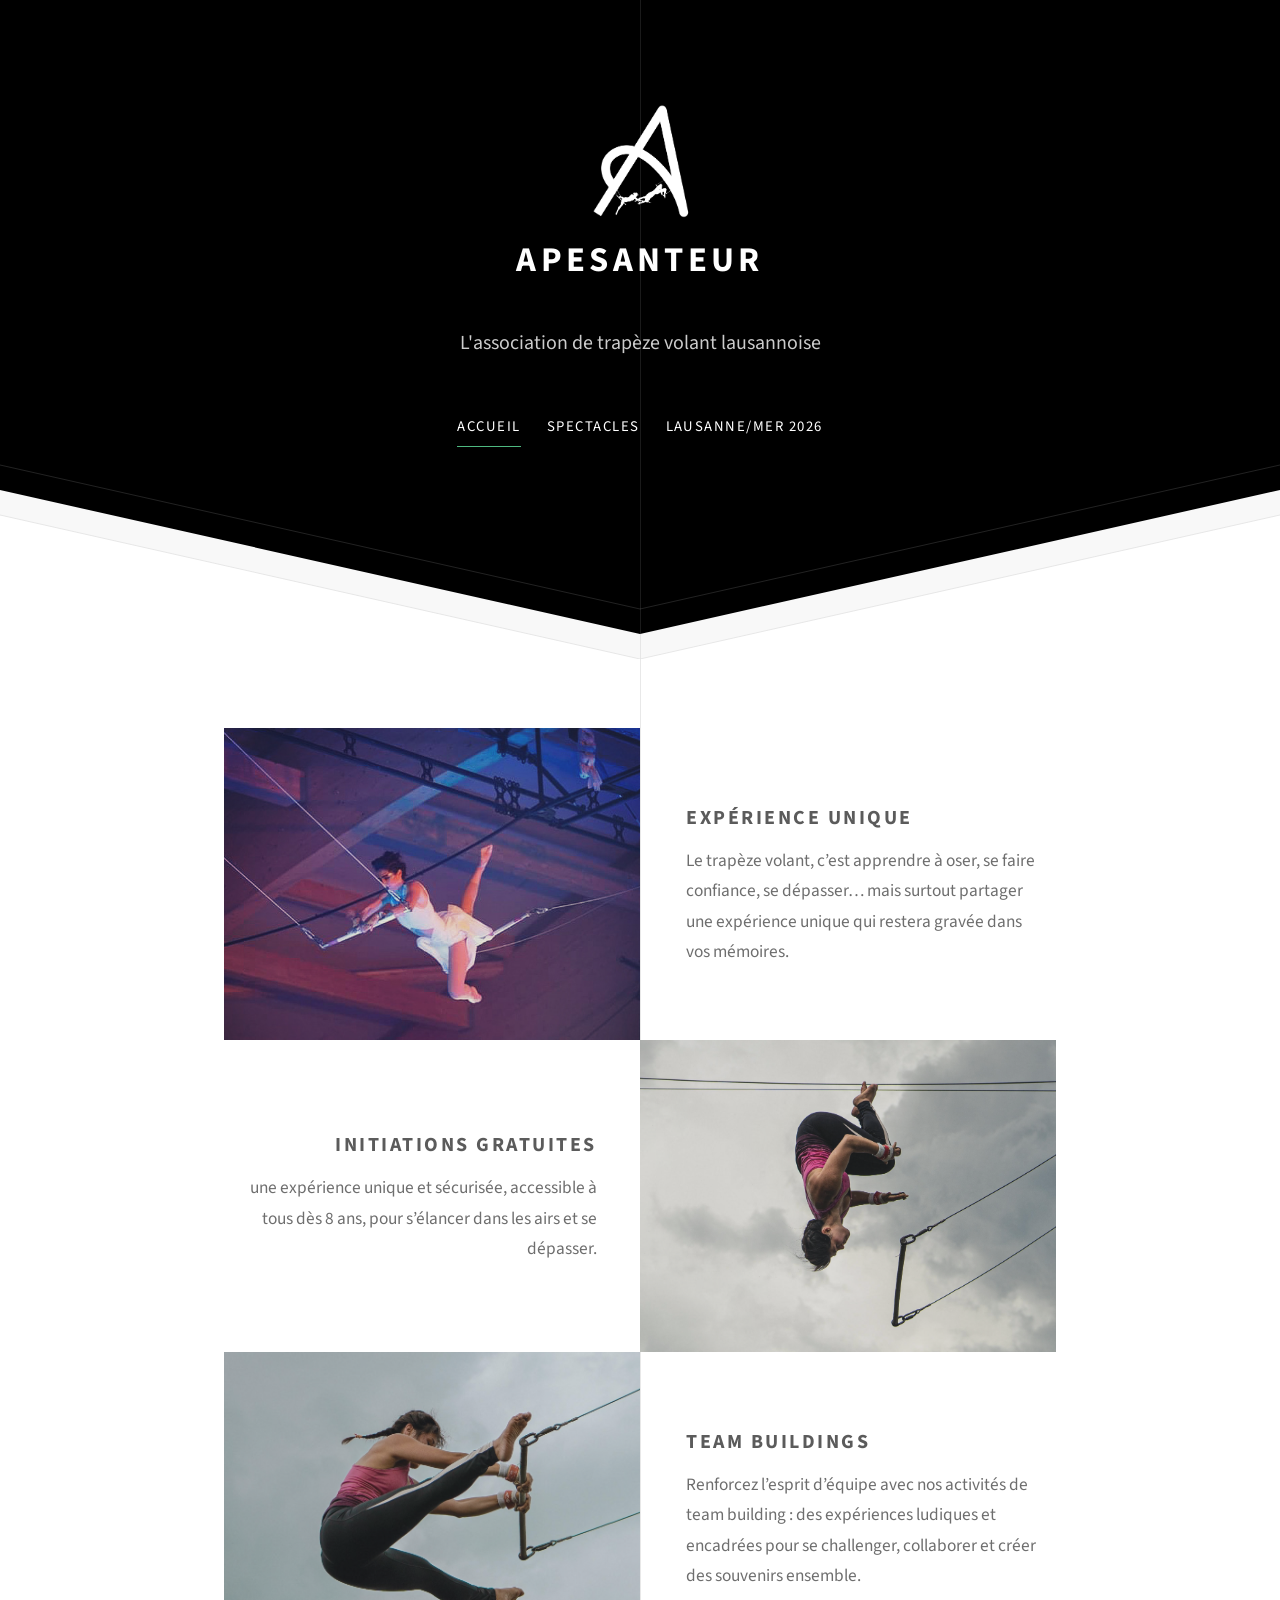
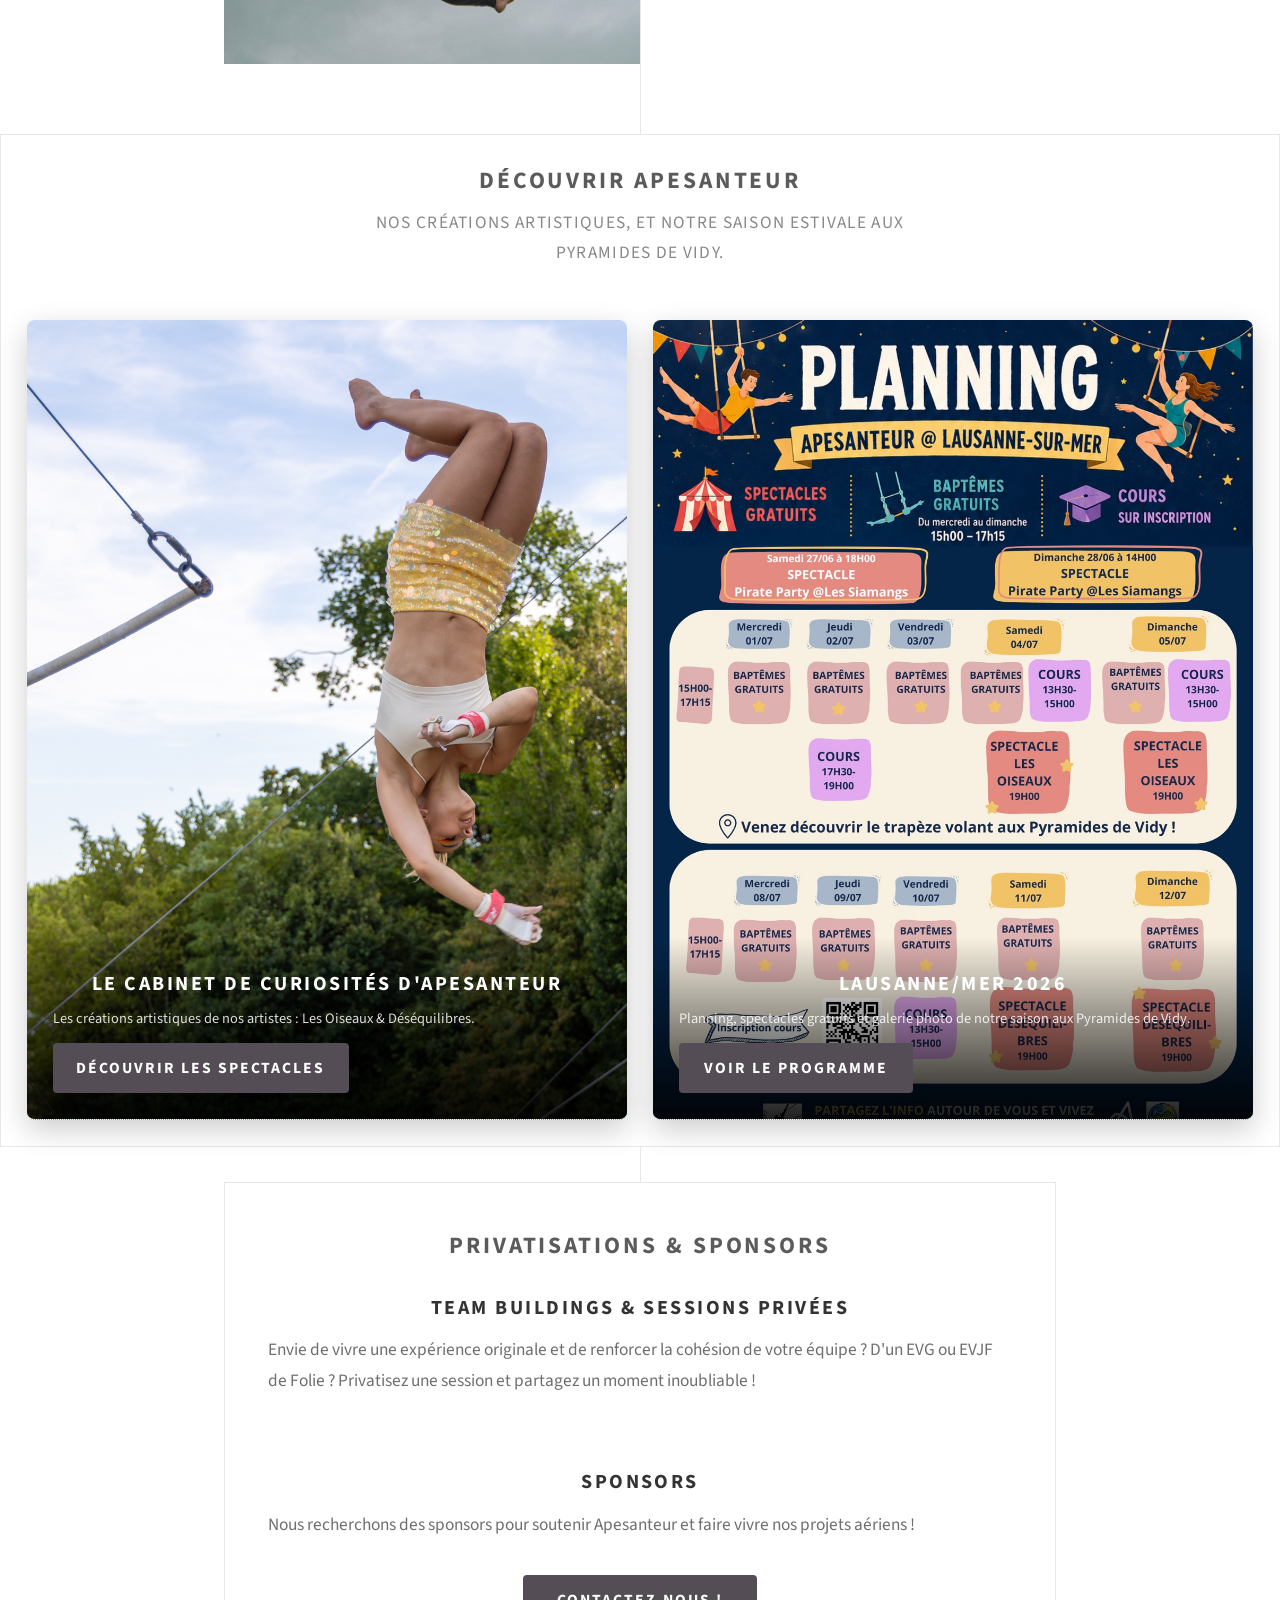
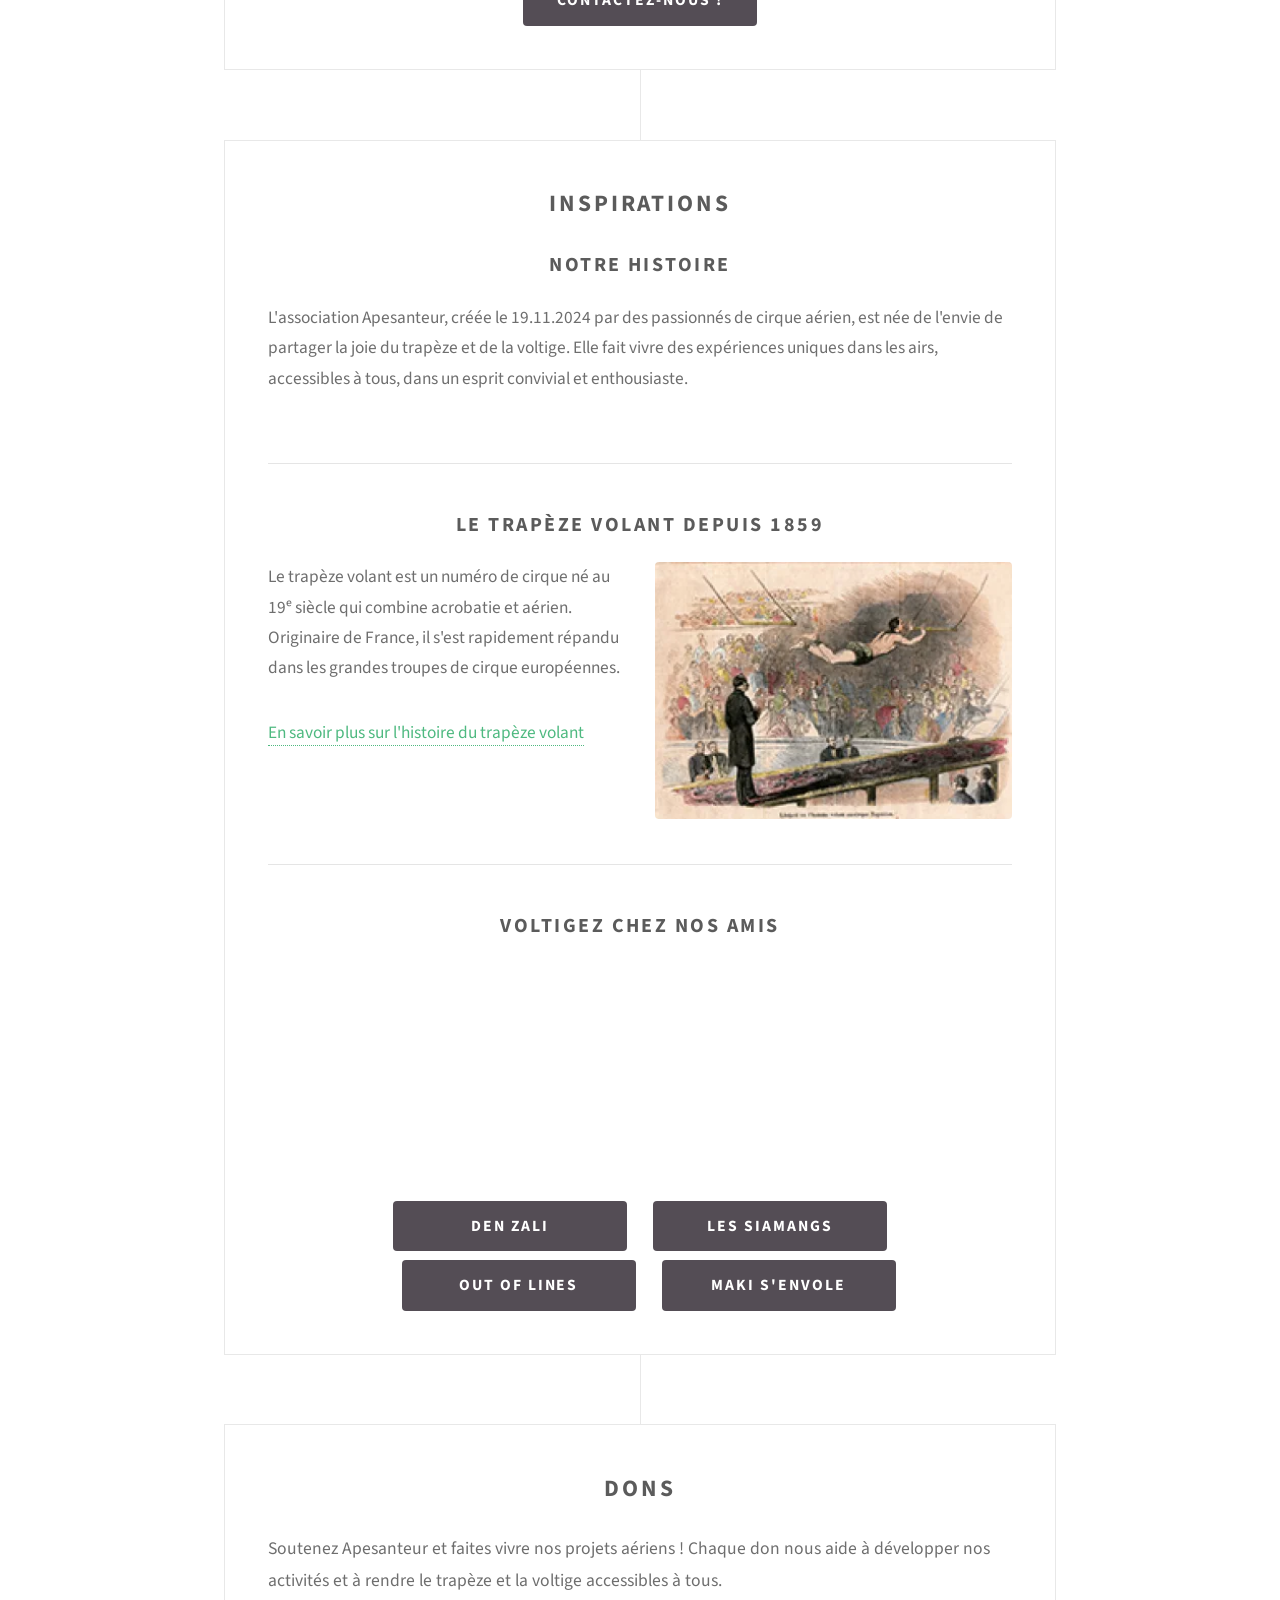
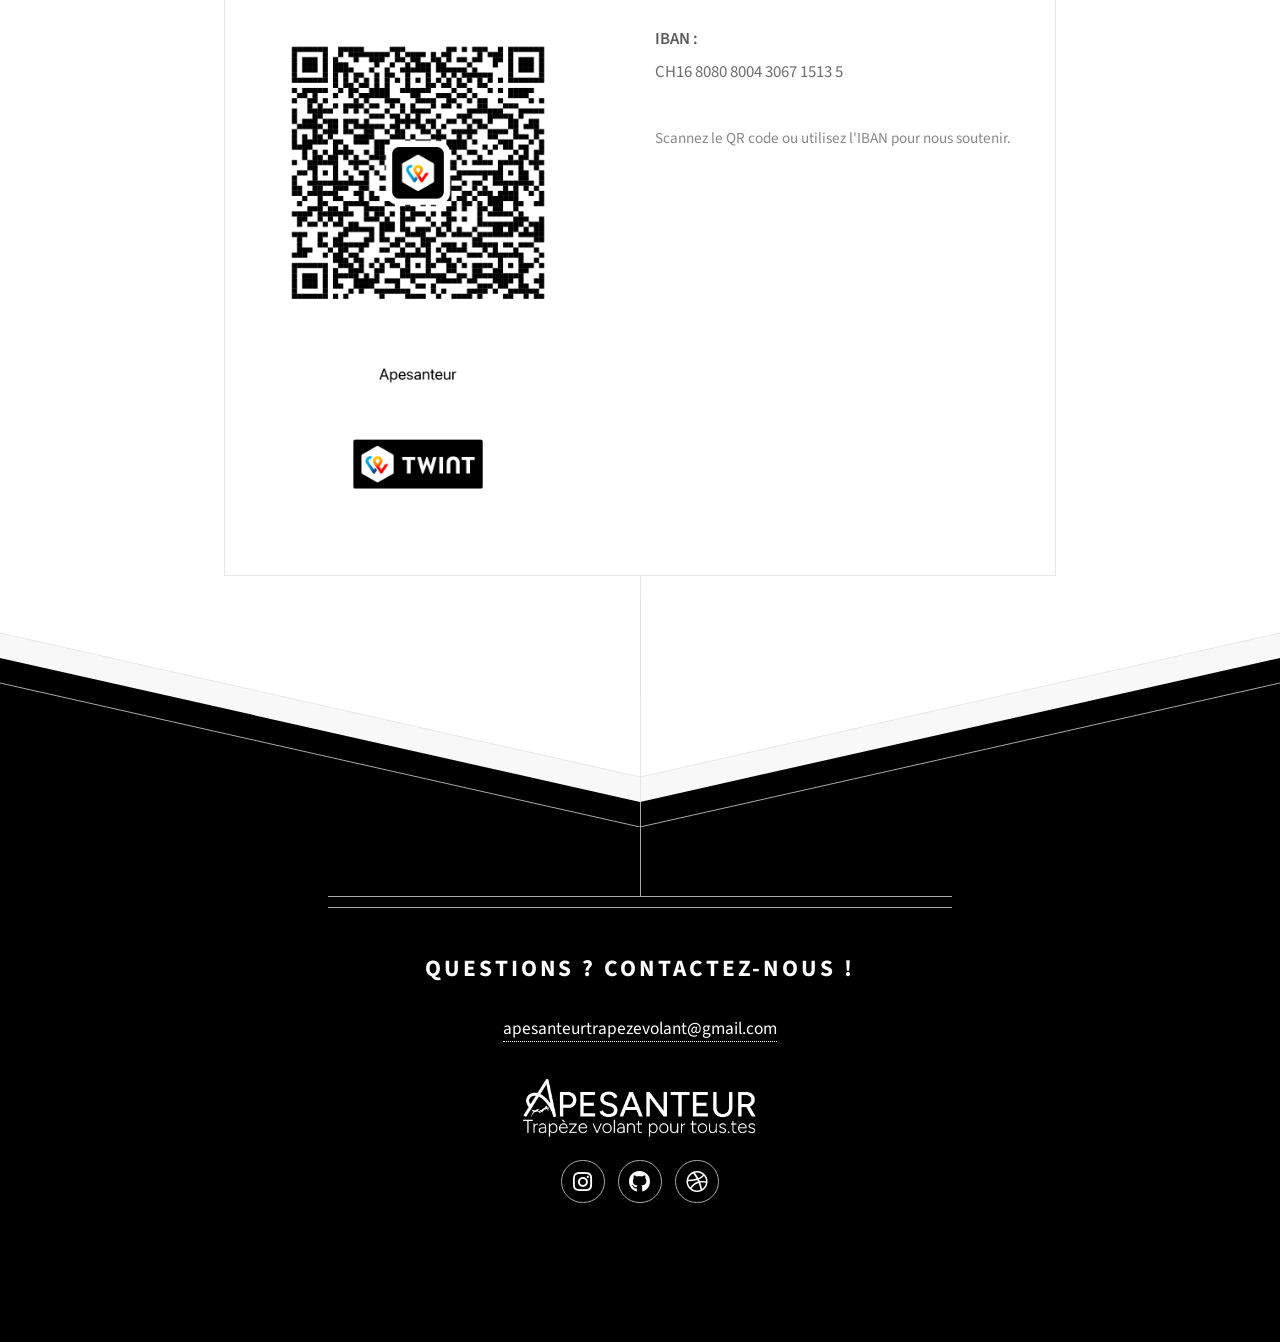
<file: index.html>
<!DOCTYPE HTML>
<!--
	Directive by HTML5 UP
	html5up.net | @ajlkn
	Free for personal and commercial use under the CCA 3.0 license (html5up.net/license)
-->
<html>
	<head>
		<title>Apesanteur</title>
		<meta charset="utf-8" />
		<meta name="viewport" content="width=device-width, initial-scale=1, user-scalable=no" />
		<link rel="icon" href="logo/logo-black.png" />
		<link rel="stylesheet" href="assets/css/main.css" />
		<link rel="stylesheet" href="assets/css/custom.css" />
	</head>
	<body class="is-preload">

		<!-- Header -->
			<div id="header">
				<a href="index.html" class="home-link">
					<img src="logo/logo-white.png" alt="Apesanteur logo" class="logo" style="width:3em; height:auto;" />
				</a>
				<h1><a href="index.html" class="home-link">Apesanteur</a></h1>
				<p>L'association de trapèze volant lausannoise</p>
				<nav id="nav-bar">
					<a href="index.html" class="active">Accueil</a>
					<a href="spectacles.html">Spectacles</a>
					<a href="lausanne-mer.html">Lausanne/Mer 2026</a>
				</nav>
			</div>

		<!-- Main -->
			<div id="main">

				<div class="box alt container">
					<section class="feature left">
						<div class="image"><img src="images/pic01.jpg?v=1" alt="" style="height: 80
						%; width: 100%;"/></div>
						<div class="content">
													<h3>Expérience unique</h3>

							<p>Le trapèze volant, c’est apprendre à oser, se faire confiance, se dépasser… mais surtout partager une expérience unique qui restera gravée dans vos mémoires.</p>
						
						</div>
					</section>
					<section class="feature right">
						<div class="image"><img src="images/pic02.jpg?v=2" alt="" style="height: 80
						%; width: 100%;"/>/></div>
						<div class="content">
							<h3>Initiations gratuites</h3>
							<p>
une expérience unique et sécurisée, accessible à tous dès 8 ans, pour s’élancer dans les airs et se dépasser.
</p>
</div>
					</section>
					<section class="feature left">
						<div class="image"><img src="images/pic03.jpg?v=2" alt="" style="height: 80
						%; width: 100%;"/>/></div>
						<div class="content">
							<h3>Team Buildings</h3>
							<p>Renforcez l’esprit d’équipe avec nos activités de team building : des expériences ludiques et encadrées pour se challenger, collaborer et créer des souvenirs ensemble.</p>
						</div>
					</section>
				</div>

				<!--
				<div class="box container">
					<header>
						<h2>A lot of generic stuff</h2>
					</header>
					<section>
						<header>
							<h3>Paragraph</h3>
							<p>This is the subtitle for this particular heading</p>
						</header>
						<p>Phasellus nisl nisl, varius id <sup>porttitor sed pellentesque</sup> ac orci. Pellentesque
						habitant <strong>strong</strong> tristique <b>bold</b> et netus <i>italic</i> malesuada <em>emphasized</em> ac turpis egestas. Morbi
						leo suscipit ut. Praesent <sub>id turpis vitae</sub> turpis pretium ultricies. Vestibulum sit
						amet risus elit.</p>
					</section>
					<section>
						<header>
							<h3>Blockquote</h3>
						</header>
						<blockquote>Fringilla nisl. Donec accumsan interdum nisi, quis tincidunt felis sagittis eget.
						tempus euismod. Vestibulum ante ipsum primis in faucibus.</blockquote>
					</section>
					<section>
						<header>
							<h3>Divider</h3>
						</header>
						<p>Donec consectetur vestibulum dolor et pulvinar. Etiam vel felis enim, at viverra
						ligula. Ut porttitor sagittis lorem, quis eleifend nisi ornare vel. Praesent nec orci
						facilisis leo magna. Cras sit amet urna eros, id egestas urna. Quisque aliquam
						tempus euismod. Vestibulum ante ipsum primis in faucibus orci luctus et ultrices
						posuere cubilia.</p>
						<hr />
						<p>Donec consectetur vestibulum dolor et pulvinar. Etiam vel felis enim, at viverra
						ligula. Ut porttitor sagittis lorem, quis eleifend nisi ornare vel. Praesent nec orci
						facilisis leo magna. Cras sit amet urna eros, id egestas urna. Quisque aliquam
						tempus euismod. Vestibulum ante ipsum primis in faucibus orci luctus et ultrices
						posuere cubilia.</p>
					</section>
					<section>
						<header>
							<h3>Unordered List</h3>
						</header>
						<ul class="default">
							<li>Donec consectetur vestibulum dolor et pulvinar. Etiam vel felis enim, at viverra ligula. Ut porttitor sagittis lorem, quis eleifend nisi ornare vel.</li>
							<li>Donec consectetur vestibulum dolor et pulvinar. Etiam vel felis enim, at viverra ligula. Ut porttitor sagittis lorem, quis eleifend nisi ornare vel.</li>
							<li>Donec consectetur vestibulum dolor et pulvinar. Etiam vel felis enim, at viverra ligula. Ut porttitor sagittis lorem, quis eleifend nisi ornare vel.</li>
							<li>Donec consectetur vestibulum dolor et pulvinar. Etiam vel felis enim, at viverra ligula. Ut porttitor sagittis lorem, quis eleifend nisi ornare vel.</li>
						</ul>
					</section>
					<section>
						<header>
							<h3>Ordered List</h3>
						</header>
						<ol class="default">
							<li>Donec consectetur vestibulum dolor et pulvinar. Etiam vel felis enim, at viverra ligula. Ut porttitor sagittis lorem, quis eleifend nisi ornare vel.</li>
							<li>Donec consectetur vestibulum dolor et pulvinar. Etiam vel felis enim, at viverra ligula. Ut porttitor sagittis lorem, quis eleifend nisi ornare vel.</li>
							<li>Donec consectetur vestibulum dolor et pulvinar. Etiam vel felis enim, at viverra ligula. Ut porttitor sagittis lorem, quis eleifend nisi ornare vel.</li>
							<li>Donec consectetur vestibulum dolor et pulvinar. Etiam vel felis enim, at viverra ligula. Ut porttitor sagittis lorem, quis eleifend nisi ornare vel.</li>
						</ol>
					</section>
					<section>
						<header>
							<h3>Table</h3>
						</header>
						<div class="table-wrapper">
							<table class="default">
								<thead>
									<tr>
										<th>ID</th>
										<th>Name</th>
										<th>Description</th>
										<th>Price</th>
									</tr>
								</thead>
								<tbody>
									<tr>
										<td>45815</td>
										<td>Something</td>
										<td>Ut porttitor sagittis lorem, quis eleifend nisi ornare vel.</td>
										<td>29.99</td>
									</tr>
									<tr>
										<td>24524</td>
										<td>Nothing</td>
										<td>Ut porttitor sagittis lorem, quis eleifend nisi ornare vel.</td>
										<td>19.99</td>
									</tr>
									<tr>
										<td>45815</td>
										<td>Something</td>
										<td>Ut porttitor sagittis lorem, quis eleifend nisi ornare vel.</td>
										<td>29.99</td>
									</tr>
									<tr>
										<td>24524</td>
										<td>Nothing</td>
										<td>Ut porttitor sagittis lorem, quis eleifend nisi ornare vel.</td>
										<td>19.99</td>
									</tr>
								</tbody>
								<tfoot>
									<tr>
										<td colspan="3"></td>
										<td>100.00</td>
									</tr>
								</tfoot>
							</table>
						</div>
					</section>
					<section>
						<header>
							<h3>Form</h3>
						</header>
						<form method="post" action="#">
							<div class="row">
								<div class="col-6 col-12-mobilep">
									<label for="name">Name</label>
									<input class="text" type="text" name="name" id="name" value="" placeholder="John Doe" />
								</div>
								<div class="col-6 col-12-mobilep">
									<label for="email">Email</label>
									<input class="text" type="text" name="email" id="email" value="" placeholder="johndoe@domain.tld" />
								</div>
								<div class="col-12">
									<label for="subject">Subject</label>
									<input class="text" type="text" name="subject" id="subject" value="" placeholder="Enter your subject" />
								</div>
								<div class="col-12">
									<label for="subject">Message</label>
									<textarea name="message" id="message" placeholder="Enter your message" rows="6"></textarea>
								</div>
								<div class="col-12">
									<ul class="actions special">
										<li><input type="submit" value="Send" /></li>
										<li><input type="reset" value="Reset" class="alt" /></li>
									</ul>
								</div>
							</div>
						</form>
					</section>
				</div>
				-->

					<section class="box compact wide-container">
						<header class="container medium">
							<h2>Découvrir Apesanteur</h2>
							<p>Nos créations artistiques, et notre saison estivale aux Pyramides de Vidy.</p>
						</header>
						<div class="card-grid">
							<a class="card-grid-item" href="spectacles.html">
								<img src="images/lesoiseaux/Apesanteur-100.jpg" alt="Le Cabinet de Curiosités d'Apesanteur" />
								<div class="card-overlay">
									<h3>Le Cabinet de Curiosités d'Apesanteur</h3>
									<p>Les créations artistiques de nos artistes : Les Oiseaux &amp; Déséquilibres.</p>
									<span class="button primary">Découvrir les spectacles</span>
								</div>
							</a>
							<a class="card-grid-item" href="lausanne-mer.html">
								<img src="images/planning.jpg" alt="Lausanne/Mer 2026" style="object-position: top;" />
								<div class="card-overlay">
									<h3>Lausanne/Mer 2026</h3>
									<p>Planning, spectacles gratuits et galerie photo de notre saison aux Pyramides de Vidy.</p>
									<span class="button primary">Voir le programme</span>
								</div>
							</a>
						</div>
					</section>

<section class="box container">
				<header>
					<h2>Privatisations & Sponsors</h2>
				</header>
				
				<div style="margin-bottom:2em;">
					<h3 style="color:#333; margin-bottom:0.5em;">Team Buildings & Sessions privées</h3>
					<p>Envie de vivre une expérience originale et de renforcer la cohésion de votre équipe ? D'un EVG ou EVJF de Folie ? Privatisez une session et partagez un moment inoubliable !</p>
					<ul class="actions special">
					</ul>
				</div>

				<div>
					<h3 style="color:#333; margin-bottom:0.5em;">Sponsors</h3>
					<p>Nous recherchons des sponsors pour soutenir Apesanteur et faire vivre nos projets aériens !</p>
					<ul class="actions special">
						<li><a href="mailto:apesanteurtrapezevolant@gmail.com" class="button">Contactez-nous !</a></li>
					</ul>
				</div>
			</section>

			<section class="box container" id="inspirations">
				<header>
					<h2>Inspirations</h2>
				</header>

				<!-- Notre histoire -->
				<div style="margin-bottom:2.5em; padding-bottom:2em; border-bottom:1px solid rgba(0,0,0,0.1);">
					<h3>Notre histoire</h3>
					<p>L'association Apesanteur, créée le 19.11.2024 par des passionnés de cirque aérien, est née de l'envie de partager la joie du trapèze et de la voltige. Elle fait vivre des expériences uniques dans les airs, accessibles à tous, dans un esprit convivial et enthousiaste.</p>
				</div>

				<!-- LE trapèze volant depuis 1859 -->
				<div style="margin-bottom:2.5em; padding-bottom:2em; border-bottom:1px solid rgba(0,0,0,0.1);">
					<h3>LE trapèze volant depuis 1859</h3>
					<div class="row">
						<div class="col-6">
							<p>Le trapèze volant est un numéro de cirque né au 19ᵉ siècle qui combine acrobatie et aérien. Originaire de France, il s'est rapidement répandu dans les grandes troupes de cirque européennes.</p>
							<p><a href="https://www.circus-parade.com/2016/08/07/jules-leotard-linventeur-trapeze-volant/" target="_blank" rel="noopener">En savoir plus sur l'histoire du trapèze volant</a></p>
						</div>
						<div class="col-6">
							<img src="images/leotard.webp" alt="Histoire du trapèze volant" style="width:100%;height:auto;border-radius:4px;" />
						</div>
					</div>
				</div>

				<!-- Voltigez chez nos amis -->
				<div>
					<h3>Voltigez chez nos amis</h3>
					<!-- Deux vidéos côte à côte -->
					<div class="row" style="margin-bottom:1.5em;">
						<div class="col-6">
							<iframe style="width:100%; aspect-ratio:16/9; border:0; border-radius:4px;" src="https://www.youtube.com/embed/SqOYJMS6p6A?start=3&autoplay=1&mute=1" allow="accelerometer; autoplay; clipboard-write; encrypted-media; gyroscope; picture-in-picture" allowfullscreen></iframe>
						</div>
						<div class="col-6">
							<iframe style="width:100%; aspect-ratio:16/9; border:0; border-radius:4px;" src="https://www.youtube.com/embed/OC0x46G5R2M?autoplay=1&mute=1" allow="accelerometer; autoplay; clipboard-write; encrypted-media; gyroscope; picture-in-picture" allowfullscreen></iframe>
						</div>
					</div>
					<!-- Liens écoles -->
					<ul class="actions special" style="flex-wrap:wrap; gap:0.5em;">
						<li><a href="https://www.denzali.ch/" target="_blank" rel="noopener" class="button">Den Zali</a></li>
						<li><a href="https://www.trapeze-volant.com/fr/" target="_blank" rel="noopener" class="button">Les Siamangs</a></li>
						<li><a href="https://outoflines.ch/" target="_blank" rel="noopener" class="button">Out Of Lines</a></li>
						<li><a href="https://makisenvole.fr/" target="_blank" rel="noopener" class="button">Maki S'envole</a></li>
					</ul>
				</div>
			</section>


			<section class="box container">
				<header>
					<h2>Dons</h2>
				</header>
				<p style="font-size:1.1rem; line-height:1.8; margin-bottom:1.5em;">
					Soutenez Apesanteur et faites vivre nos projets aériens ! Chaque don nous aide à développer nos activités et à rendre le trapèze et la voltige accessibles à tous.
				</p>
				<div class="row">
					<div class="col-6 col-12-mobilep">
						<img src="images/QR.png" alt="QR Code Apesanteur" style="width:100%; max-width:300px; height:auto;" />
					</div>
					<div class="col-6 col-12-mobilep">
						<p style="font-size:1.05rem; line-height:2;">
							<strong>IBAN :</strong><br />
							CH16 8080 8004 3067 1513 5
						</p>
						<p style="font-size:0.95rem; margin-top:1.5em; color:#888;">
							Scannez le QR code ou utilisez l'IBAN pour nous soutenir.
						</p>
					</div>
				</div>
			</section>

			</div>

		<!-- Footer -->
			<div id="footer">
				<div class="container medium">

					<header class="major last">
						<h2>Questions ? Contactez-nous !</h2>
					</header>

<p><a href="mailto:apesanteurtrapezevolant@gmail.com">apesanteurtrapezevolant@gmail.com</a></p>
					<h2><img src="logo/White_Apesanteur.png" alt="Apesanteur logo" class="footer-logo" style="width:10em; height:auto;"  /></h2>

					<ul class="icons">
						<li><a href="https://www.instagram.com/apesanteur_trapezevolant/" class="icon brands fa-instagram"><span class="label">Insta</span></a></li>

						<li><a href="https://github.com/charlottegiseleweil/apesanteur_website" class="icon brands fa-github"><span class="label">Github</span></a></li>
						<li><a href="http://www.apesanteurtrapeze.ch/" class="icon brands fa-dribbble"><span class="label">Dribbble</span></a></li>
					</ul>

				</div>
			</div>

		<!-- Scripts -->
			<script src="assets/js/jquery.min.js"></script>
			<script src="assets/js/browser.min.js"></script>
			<script src="assets/js/breakpoints.min.js"></script>
			<script src="assets/js/util.js"></script>
			<script src="assets/js/main.js"></script>

	</body>
</html>
</file>
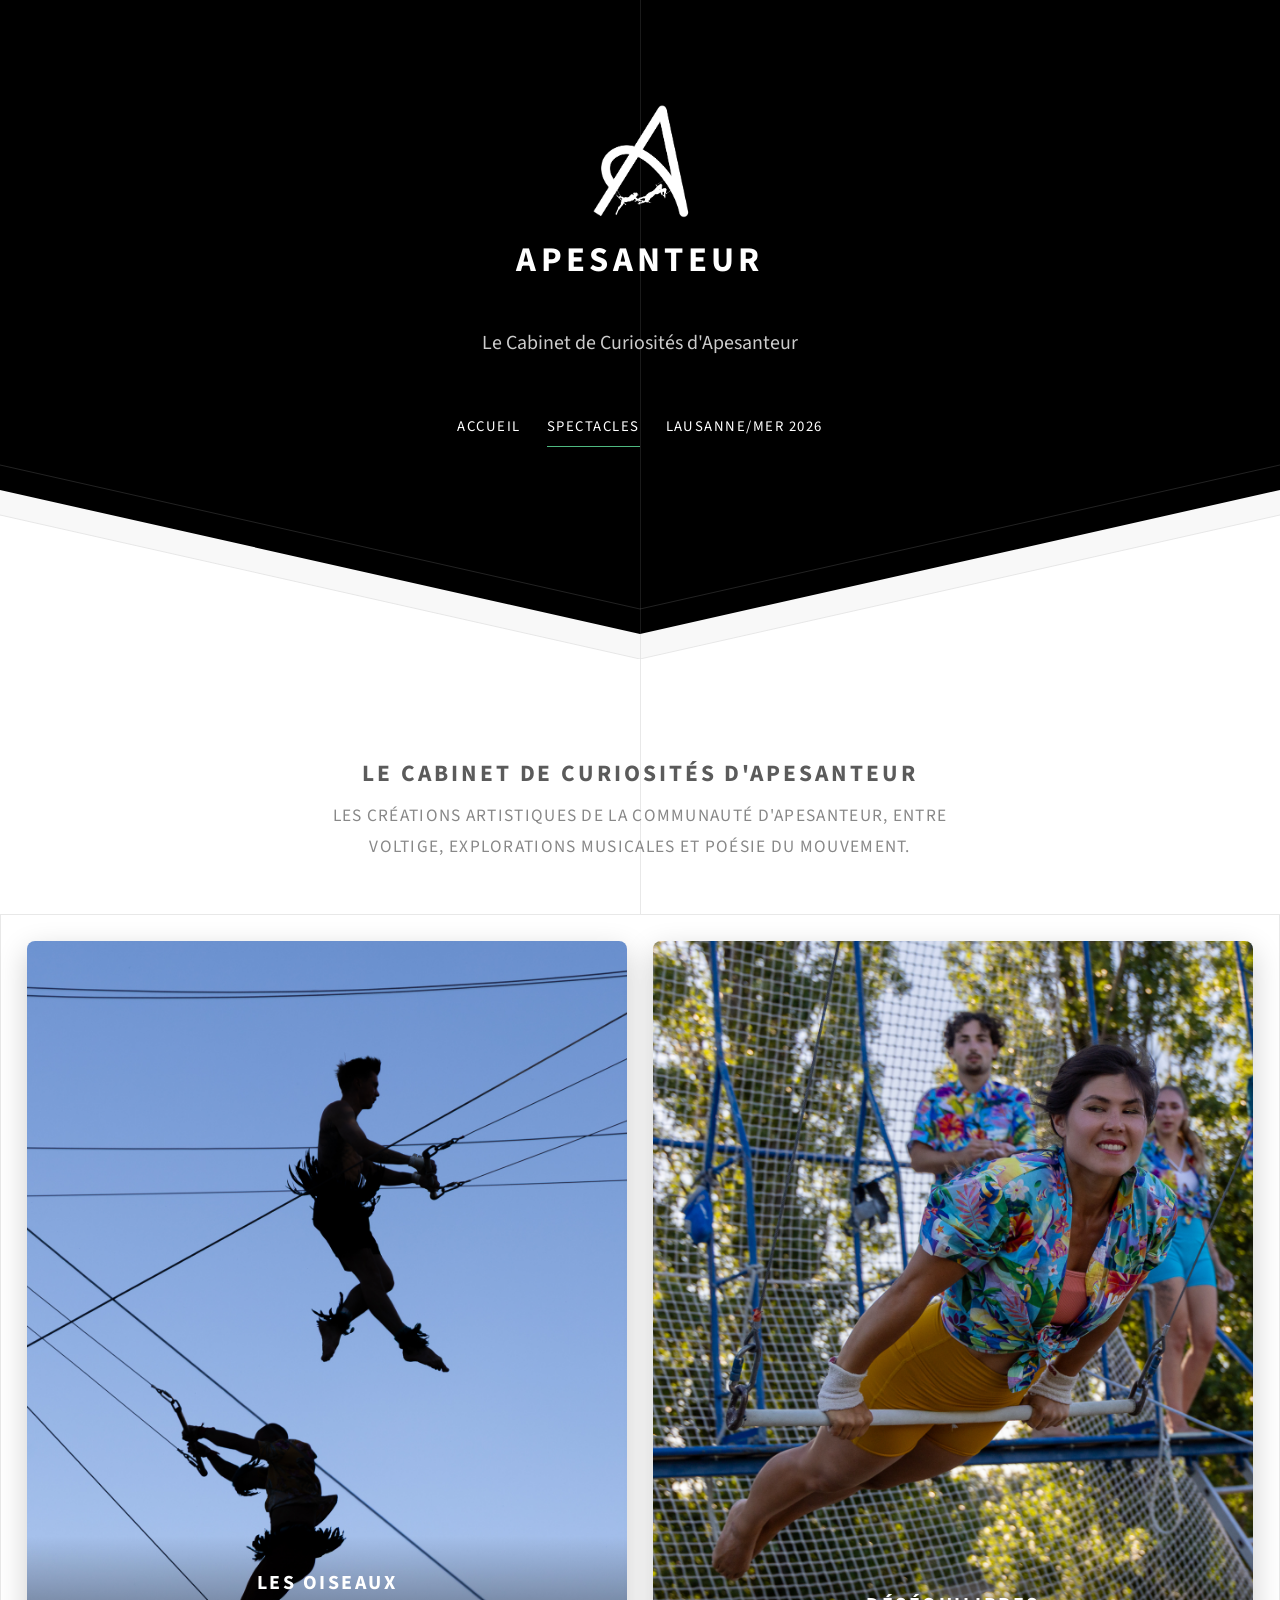
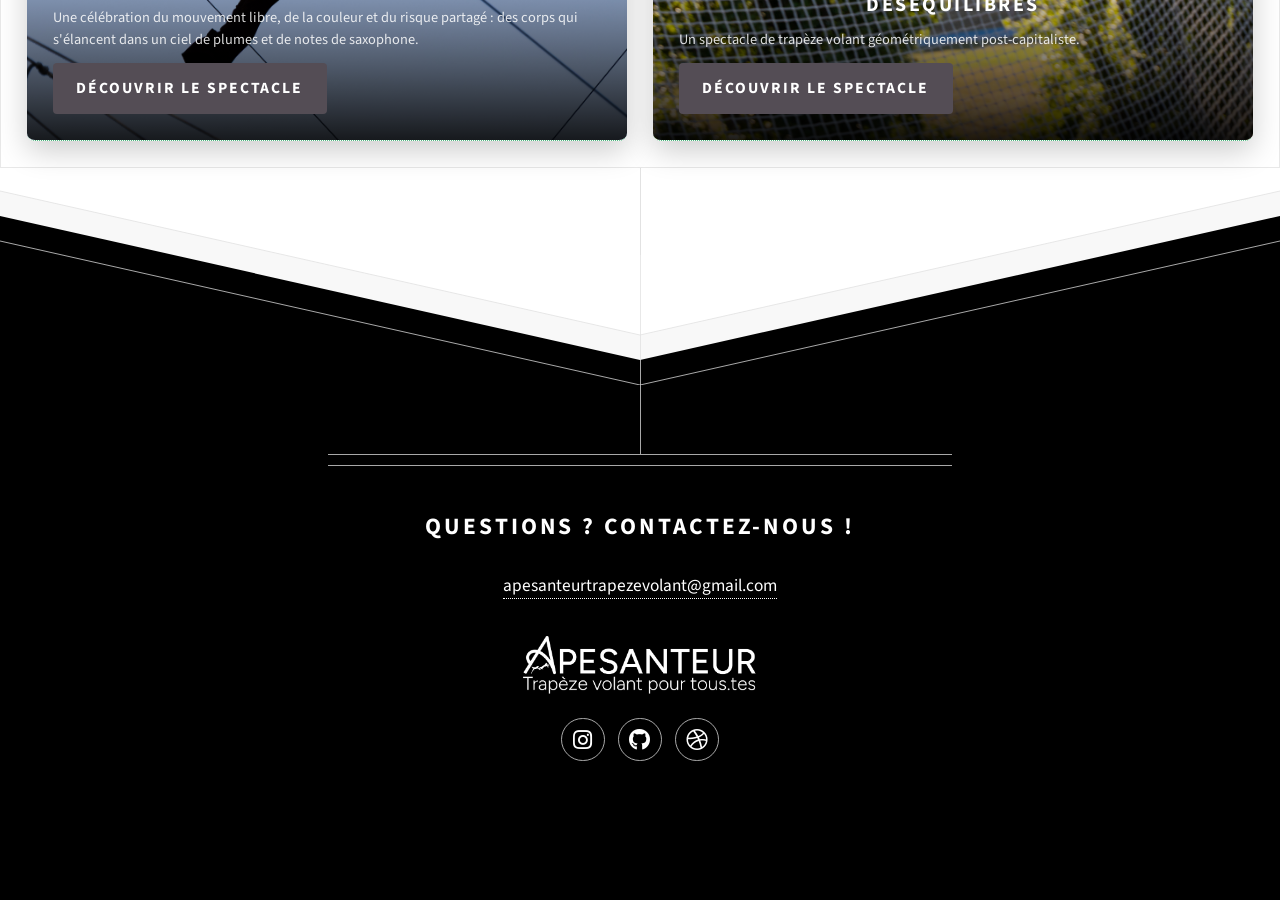
<file: spectacles.html>
<!DOCTYPE HTML>
<html>
	<head>
		<title>Le Cabinet de Curiosités d'Apesanteur</title>
		<meta charset="utf-8" />
		<meta name="viewport" content="width=device-width, initial-scale=1, user-scalable=no" />
		<link rel="icon" href="logo/logo-black.png" />
		<link rel="stylesheet" href="assets/css/main.css" />
		<link rel="stylesheet" href="assets/css/custom.css" />
	</head>
	<body class="is-preload">

		<!-- Header -->
			<div id="header">
				<a href="index.html" class="home-link">
					<img src="logo/logo-white.png" alt="Apesanteur logo" class="logo" style="width:3em; height:auto;" />
				</a>
				<h1><a href="index.html" class="home-link">Apesanteur</a></h1>
				<p>Le Cabinet de Curiosités d'Apesanteur</p>
				<nav id="nav-bar">
					<a href="index.html">Accueil</a>
					<a href="spectacles.html" class="active">Spectacles</a>
					<a href="lausanne-mer.html">Lausanne/Mer 2026</a>
				</nav>
			</div>

		<!-- Main -->
			<div id="main">

				<header class="container medium" style="margin: 1.5em auto;">
					<h2>Le Cabinet de Curiosités d'Apesanteur</h2>
					<p>Les créations artistiques de la communauté d'Apesanteur, entre voltige, explorations musicales et poésie du mouvement.</p>
				</header>

				<div class="box compact wide-container">
					<div class="card-grid">

						<a class="card-grid-item" href="les-oiseaux.html">
							<img src="images/lesoiseaux/COVER.jpg" alt="Les Oiseaux" />
							<div class="card-overlay">
								<h3>Les Oiseaux</h3>
								<p>Une célébration du mouvement libre, de la couleur et du risque partagé : des corps qui s'élancent dans un ciel de plumes et de notes de saxophone.</p>
								<span class="button primary">Découvrir le spectacle</span>
							</div>
						</a>

						<a class="card-grid-item" href="desequilibres.html">
							<img src="images/desequilibres/COVER.jpg" alt="Déséquilibres" />
							<div class="card-overlay">
								<h3>Déséquilibres</h3>
								<p>Un spectacle de trapèze volant géométriquement post-capitaliste.</p>
								<span class="button primary">Découvrir le spectacle</span>
							</div>
						</a>

					</div>
				</div>

			</div>

		<!-- Footer -->
			<div id="footer">
				<div class="container medium">

					<header class="major last">
						<h2>Questions ? Contactez-nous !</h2>
					</header>

					<p><a href="mailto:apesanteurtrapezevolant@gmail.com">apesanteurtrapezevolant@gmail.com</a></p>
					<h2><img src="logo/White_Apesanteur.png" alt="Apesanteur logo" class="footer-logo" style="width:10em; height:auto;"  /></h2>

					<ul class="icons">
						<li><a href="https://www.instagram.com/apesanteur_trapezevolant/" class="icon brands fa-instagram"><span class="label">Insta</span></a></li>
						<li><a href="https://github.com/charlottegiseleweil/apesanteur_website" class="icon brands fa-github"><span class="label">Github</span></a></li>
						<li><a href="http://www.apesanteurtrapeze.ch/" class="icon brands fa-dribbble"><span class="label">Dribbble</span></a></li>
					</ul>

				</div>
			</div>

		<!-- Scripts -->
			<script src="assets/js/jquery.min.js"></script>
			<script src="assets/js/browser.min.js"></script>
			<script src="assets/js/breakpoints.min.js"></script>
			<script src="assets/js/util.js"></script>
			<script src="assets/js/main.js"></script>

	</body>
</html>
</file>
<file: assets/css/main.css>
@import url("fontawesome-all.min.css");
@import url("https://fonts.googleapis.com/css?family=Source+Sans+Pro:300,300italic,400,400italic,600,600italic,700,700italic");

/*
	Directive by HTML5 UP
	html5up.net | @ajlkn
	Free for personal and commercial use under the CCA 3.0 license (html5up.net/license)
*/

html, body, div, span, applet, object,
iframe, h1, h2, h3, h4, h5, h6, p, blockquote,
pre, a, abbr, acronym, address, big, cite,
code, del, dfn, em, img, ins, kbd, q, s, samp,
small, strike, strong, sub, sup, tt, var, b,
u, i, center, dl, dt, dd, ol, ul, li, fieldset,
form, label, legend, table, caption, tbody,
tfoot, thead, tr, th, td, article, aside,
canvas, details, embed, figure, figcaption,
footer, header, hgroup, menu, nav, output, ruby,
section, summary, time, mark, audio, video {
	margin: 0;
	padding: 0;
	border: 0;
	font-size: 100%;
	font: inherit;
	vertical-align: baseline;}

article, aside, details, figcaption, figure,
footer, header, hgroup, menu, nav, section {
	display: block;}

body {
	line-height: 1;
}

ol, ul {
	list-style: none;
}

blockquote, q {
	quotes: none;
}

	blockquote:before, blockquote:after, q:before, q:after {
		content: '';
		content: none;
	}

table {
	border-collapse: collapse;
	border-spacing: 0;
}

body {
	-webkit-text-size-adjust: none;
}

mark {
	background-color: transparent;
	color: inherit;
}

input::-moz-focus-inner {
	border: 0;
	padding: 0;
}

input, select, textarea {
	-moz-appearance: none;
	-webkit-appearance: none;
	-ms-appearance: none;
	appearance: none;
}

/* Basic */

	html {
		box-sizing: border-box;
	}

	*, *:before, *:after {
		box-sizing: inherit;
	}

	html, body {
		height: 100%;
	}

	body {
		background: #ffffff;
	}

		body.is-preload *, body.is-preload *:before, body.is-preload *:after {
			-moz-animation: none !important;
			-webkit-animation: none !important;
			-ms-animation: none !important;
			animation: none !important;
			-moz-transition: none !important;
			-webkit-transition: none !important;
			-ms-transition: none !important;
			transition: none !important;
		}

	body, input, select, textarea {
		color: #6e6e6e;
		font-family: 'Source Sans Pro', sans-serif;
		font-size: 16pt;
		font-weight: 400;
		line-height: 1.75em;
	}

	a {
		-moz-transition: color 0.2s ease-in-out, border-bottom-color 0.2s ease-in-out;
		-webkit-transition: color 0.2s ease-in-out, border-bottom-color 0.2s ease-in-out;
		-ms-transition: color 0.2s ease-in-out, border-bottom-color 0.2s ease-in-out;
		transition: color 0.2s ease-in-out, border-bottom-color 0.2s ease-in-out;
		border-bottom: dotted 1px;
		color: #4eb980;
		text-decoration: none;
	}

		a:hover {
			border-bottom-color: transparent;
		}

	strong, b {
		font-weight: 600;
		color: #5b5b5b;
	}

	em, i {
		font-style: italic;
	}

	p, ul, ol, dl, table, blockquote, form {
		margin: 0 0 2em 0;
	}

	h1, h2, h3, h4, h5, h6 {
		color: #5b5b5b;
		font-weight: 700;
		letter-spacing: 0.125em;
		line-height: 1.75em;
		margin-bottom: 1em;
		text-transform: uppercase;
		text-align: center;
	}

		h1 a, h2 a, h3 a, h4 a, h5 a, h6 a {
			color: inherit;
			text-decoration: none;
		}

	h2 {
		font-size: 1.75em;
	}

	h3 {
		font-size: 1.5em;
	}

	sub {
		font-size: 0.8em;
		position: relative;
		top: 0.5em;
	}

	sup {
		font-size: 0.8em;
		position: relative;
		top: -0.5em;
	}

	hr {
		border: 0;
		border-top: solid 1px rgba(224, 224, 224, 0.75);
		margin-bottom: 1.5em;
	}

	blockquote {
		border-left: solid 0.5em rgba(224, 224, 224, 0.75);
		font-style: italic;
		padding: 1em 0 1em 2em;
	}

/* Container */

	.container {
		margin: 0 auto;
		max-width: 100%;
		width: 51em;
	}

		.container.medium {
			width: 38.25em;
		}

		@media screen and (max-width: 1280px) {

			.container {
				width: 48em;
			}

				.container.medium {
					width: 36em;
				}

		}

		@media screen and (max-width: 980px) {

			.container {
				width: 95%;
			}

				.container.medium {
					width: 71.25%;
				}

		}

		@media screen and (max-width: 840px) {

			.container {
				width: 95% !important;
			}

		}

		@media screen and (max-width: 736px) {

			.container {
				width: 90% !important;
			}

		}

		@media screen and (max-width: 480px) {

			.container {
				width: 100% !important;
			}

		}

/* Row */

	.row {
		display: flex;
		flex-wrap: wrap;
		box-sizing: border-box;
		align-items: stretch;
	}

		.row > * {
			box-sizing: border-box;
		}

		.row.gtr-uniform > * > :last-child {
			margin-bottom: 0;
		}

		.row.aln-left {
			justify-content: flex-start;
		}

		.row.aln-center {
			justify-content: center;
		}

		.row.aln-right {
			justify-content: flex-end;
		}

		.row.aln-top {
			align-items: flex-start;
		}

		.row.aln-middle {
			align-items: center;
		}

		.row.aln-bottom {
			align-items: flex-end;
		}

		.row > .imp {
			order: -1;
		}

		.row > .col-1 {
			width: 8.33333%;
		}

		.row > .off-1 {
			margin-left: 8.33333%;
		}

		.row > .col-2 {
			width: 16.66667%;
		}

		.row > .off-2 {
			margin-left: 16.66667%;
		}

		.row > .col-3 {
			width: 25%;
		}

		.row > .off-3 {
			margin-left: 25%;
		}

		.row > .col-4 {
			width: 33.33333%;
		}

		.row > .off-4 {
			margin-left: 33.33333%;
		}

		.row > .col-5 {
			width: 41.66667%;
		}

		.row > .off-5 {
			margin-left: 41.66667%;
		}

		.row > .col-6 {
			width: 50%;
		}

		.row > .off-6 {
			margin-left: 50%;
		}

		.row > .col-7 {
			width: 58.33333%;
		}

		.row > .off-7 {
			margin-left: 58.33333%;
		}

		.row > .col-8 {
			width: 66.66667%;
		}

		.row > .off-8 {
			margin-left: 66.66667%;
		}

		.row > .col-9 {
			width: 75%;
		}

		.row > .off-9 {
			margin-left: 75%;
		}

		.row > .col-10 {
			width: 83.33333%;
		}

		.row > .off-10 {
			margin-left: 83.33333%;
		}

		.row > .col-11 {
			width: 91.66667%;
		}

		.row > .off-11 {
			margin-left: 91.66667%;
		}

		.row > .col-12 {
			width: 100%;
		}

		.row > .off-12 {
			margin-left: 100%;
		}

		.row.gtr-0 {
			margin-top: 0px;
			margin-left: 0px;
		}

			.row.gtr-0 > * {
				padding: 0px 0 0 0px;
			}

			.row.gtr-0.gtr-uniform {
				margin-top: 0px;
			}

				.row.gtr-0.gtr-uniform > * {
					padding-top: 0px;
				}

		.row.gtr-25 {
			margin-top: -7.5px;
			margin-left: -7.5px;
		}

			.row.gtr-25 > * {
				padding: 7.5px 0 0 7.5px;
			}

			.row.gtr-25.gtr-uniform {
				margin-top: -7.5px;
			}

				.row.gtr-25.gtr-uniform > * {
					padding-top: 7.5px;
				}

		.row.gtr-50 {
			margin-top: -15px;
			margin-left: -15px;
		}

			.row.gtr-50 > * {
				padding: 15px 0 0 15px;
			}

			.row.gtr-50.gtr-uniform {
				margin-top: -15px;
			}

				.row.gtr-50.gtr-uniform > * {
					padding-top: 15px;
				}

		.row {
			margin-top: -30px;
			margin-left: -30px;
		}

			.row > * {
				padding: 30px 0 0 30px;
			}

			.row.gtr-uniform {
				margin-top: -30px;
			}

				.row.gtr-uniform > * {
					padding-top: 30px;
				}

		.row.gtr-150 {
			margin-top: -45px;
			margin-left: -45px;
		}

			.row.gtr-150 > * {
				padding: 45px 0 0 45px;
			}

			.row.gtr-150.gtr-uniform {
				margin-top: -45px;
			}

				.row.gtr-150.gtr-uniform > * {
					padding-top: 45px;
				}

		.row.gtr-200 {
			margin-top: -60px;
			margin-left: -60px;
		}

			.row.gtr-200 > * {
				padding: 60px 0 0 60px;
			}

			.row.gtr-200.gtr-uniform {
				margin-top: -60px;
			}

				.row.gtr-200.gtr-uniform > * {
					padding-top: 60px;
				}

		@media screen and (max-width: 1680px) {

			.row {
				display: flex;
				flex-wrap: wrap;
				box-sizing: border-box;
				align-items: stretch;
			}

				.row > * {
					box-sizing: border-box;
				}

				.row.gtr-uniform > * > :last-child {
					margin-bottom: 0;
				}

				.row.aln-left {
					justify-content: flex-start;
				}

				.row.aln-center {
					justify-content: center;
				}

				.row.aln-right {
					justify-content: flex-end;
				}

				.row.aln-top {
					align-items: flex-start;
				}

				.row.aln-middle {
					align-items: center;
				}

				.row.aln-bottom {
					align-items: flex-end;
				}

				.row > .imp-wide {
					order: -1;
				}

				.row > .col-1-wide {
					width: 8.33333%;
				}

				.row > .off-1-wide {
					margin-left: 8.33333%;
				}

				.row > .col-2-wide {
					width: 16.66667%;
				}

				.row > .off-2-wide {
					margin-left: 16.66667%;
				}

				.row > .col-3-wide {
					width: 25%;
				}

				.row > .off-3-wide {
					margin-left: 25%;
				}

				.row > .col-4-wide {
					width: 33.33333%;
				}

				.row > .off-4-wide {
					margin-left: 33.33333%;
				}

				.row > .col-5-wide {
					width: 41.66667%;
				}

				.row > .off-5-wide {
					margin-left: 41.66667%;
				}

				.row > .col-6-wide {
					width: 50%;
				}

				.row > .off-6-wide {
					margin-left: 50%;
				}

				.row > .col-7-wide {
					width: 58.33333%;
				}

				.row > .off-7-wide {
					margin-left: 58.33333%;
				}

				.row > .col-8-wide {
					width: 66.66667%;
				}

				.row > .off-8-wide {
					margin-left: 66.66667%;
				}

				.row > .col-9-wide {
					width: 75%;
				}

				.row > .off-9-wide {
					margin-left: 75%;
				}

				.row > .col-10-wide {
					width: 83.33333%;
				}

				.row > .off-10-wide {
					margin-left: 83.33333%;
				}

				.row > .col-11-wide {
					width: 91.66667%;
				}

				.row > .off-11-wide {
					margin-left: 91.66667%;
				}

				.row > .col-12-wide {
					width: 100%;
				}

				.row > .off-12-wide {
					margin-left: 100%;
				}

				.row.gtr-0 {
					margin-top: 0px;
					margin-left: 0px;
				}

					.row.gtr-0 > * {
						padding: 0px 0 0 0px;
					}

					.row.gtr-0.gtr-uniform {
						margin-top: 0px;
					}

						.row.gtr-0.gtr-uniform > * {
							padding-top: 0px;
						}

				.row.gtr-25 {
					margin-top: -7.5px;
					margin-left: -7.5px;
				}

					.row.gtr-25 > * {
						padding: 7.5px 0 0 7.5px;
					}

					.row.gtr-25.gtr-uniform {
						margin-top: -7.5px;
					}

						.row.gtr-25.gtr-uniform > * {
							padding-top: 7.5px;
						}

				.row.gtr-50 {
					margin-top: -15px;
					margin-left: -15px;
				}

					.row.gtr-50 > * {
						padding: 15px 0 0 15px;
					}

					.row.gtr-50.gtr-uniform {
						margin-top: -15px;
					}

						.row.gtr-50.gtr-uniform > * {
							padding-top: 15px;
						}

				.row {
					margin-top: -30px;
					margin-left: -30px;
				}

					.row > * {
						padding: 30px 0 0 30px;
					}

					.row.gtr-uniform {
						margin-top: -30px;
					}

						.row.gtr-uniform > * {
							padding-top: 30px;
						}

				.row.gtr-150 {
					margin-top: -45px;
					margin-left: -45px;
				}

					.row.gtr-150 > * {
						padding: 45px 0 0 45px;
					}

					.row.gtr-150.gtr-uniform {
						margin-top: -45px;
					}

						.row.gtr-150.gtr-uniform > * {
							padding-top: 45px;
						}

				.row.gtr-200 {
					margin-top: -60px;
					margin-left: -60px;
				}

					.row.gtr-200 > * {
						padding: 60px 0 0 60px;
					}

					.row.gtr-200.gtr-uniform {
						margin-top: -60px;
					}

						.row.gtr-200.gtr-uniform > * {
							padding-top: 60px;
						}

		}

		@media screen and (max-width: 1280px) {

			.row {
				display: flex;
				flex-wrap: wrap;
				box-sizing: border-box;
				align-items: stretch;
			}

				.row > * {
					box-sizing: border-box;
				}

				.row.gtr-uniform > * > :last-child {
					margin-bottom: 0;
				}

				.row.aln-left {
					justify-content: flex-start;
				}

				.row.aln-center {
					justify-content: center;
				}

				.row.aln-right {
					justify-content: flex-end;
				}

				.row.aln-top {
					align-items: flex-start;
				}

				.row.aln-middle {
					align-items: center;
				}

				.row.aln-bottom {
					align-items: flex-end;
				}

				.row > .imp-normal {
					order: -1;
				}

				.row > .col-1-normal {
					width: 8.33333%;
				}

				.row > .off-1-normal {
					margin-left: 8.33333%;
				}

				.row > .col-2-normal {
					width: 16.66667%;
				}

				.row > .off-2-normal {
					margin-left: 16.66667%;
				}

				.row > .col-3-normal {
					width: 25%;
				}

				.row > .off-3-normal {
					margin-left: 25%;
				}

				.row > .col-4-normal {
					width: 33.33333%;
				}

				.row > .off-4-normal {
					margin-left: 33.33333%;
				}

				.row > .col-5-normal {
					width: 41.66667%;
				}

				.row > .off-5-normal {
					margin-left: 41.66667%;
				}

				.row > .col-6-normal {
					width: 50%;
				}

				.row > .off-6-normal {
					margin-left: 50%;
				}

				.row > .col-7-normal {
					width: 58.33333%;
				}

				.row > .off-7-normal {
					margin-left: 58.33333%;
				}

				.row > .col-8-normal {
					width: 66.66667%;
				}

				.row > .off-8-normal {
					margin-left: 66.66667%;
				}

				.row > .col-9-normal {
					width: 75%;
				}

				.row > .off-9-normal {
					margin-left: 75%;
				}

				.row > .col-10-normal {
					width: 83.33333%;
				}

				.row > .off-10-normal {
					margin-left: 83.33333%;
				}

				.row > .col-11-normal {
					width: 91.66667%;
				}

				.row > .off-11-normal {
					margin-left: 91.66667%;
				}

				.row > .col-12-normal {
					width: 100%;
				}

				.row > .off-12-normal {
					margin-left: 100%;
				}

				.row.gtr-0 {
					margin-top: 0px;
					margin-left: 0px;
				}

					.row.gtr-0 > * {
						padding: 0px 0 0 0px;
					}

					.row.gtr-0.gtr-uniform {
						margin-top: 0px;
					}

						.row.gtr-0.gtr-uniform > * {
							padding-top: 0px;
						}

				.row.gtr-25 {
					margin-top: -7.5px;
					margin-left: -7.5px;
				}

					.row.gtr-25 > * {
						padding: 7.5px 0 0 7.5px;
					}

					.row.gtr-25.gtr-uniform {
						margin-top: -7.5px;
					}

						.row.gtr-25.gtr-uniform > * {
							padding-top: 7.5px;
						}

				.row.gtr-50 {
					margin-top: -15px;
					margin-left: -15px;
				}

					.row.gtr-50 > * {
						padding: 15px 0 0 15px;
					}

					.row.gtr-50.gtr-uniform {
						margin-top: -15px;
					}

						.row.gtr-50.gtr-uniform > * {
							padding-top: 15px;
						}

				.row {
					margin-top: -30px;
					margin-left: -30px;
				}

					.row > * {
						padding: 30px 0 0 30px;
					}

					.row.gtr-uniform {
						margin-top: -30px;
					}

						.row.gtr-uniform > * {
							padding-top: 30px;
						}

				.row.gtr-150 {
					margin-top: -45px;
					margin-left: -45px;
				}

					.row.gtr-150 > * {
						padding: 45px 0 0 45px;
					}

					.row.gtr-150.gtr-uniform {
						margin-top: -45px;
					}

						.row.gtr-150.gtr-uniform > * {
							padding-top: 45px;
						}

				.row.gtr-200 {
					margin-top: -60px;
					margin-left: -60px;
				}

					.row.gtr-200 > * {
						padding: 60px 0 0 60px;
					}

					.row.gtr-200.gtr-uniform {
						margin-top: -60px;
					}

						.row.gtr-200.gtr-uniform > * {
							padding-top: 60px;
						}

		}

		@media screen and (max-width: 980px) {

			.row {
				display: flex;
				flex-wrap: wrap;
				box-sizing: border-box;
				align-items: stretch;
			}

				.row > * {
					box-sizing: border-box;
				}

				.row.gtr-uniform > * > :last-child {
					margin-bottom: 0;
				}

				.row.aln-left {
					justify-content: flex-start;
				}

				.row.aln-center {
					justify-content: center;
				}

				.row.aln-right {
					justify-content: flex-end;
				}

				.row.aln-top {
					align-items: flex-start;
				}

				.row.aln-middle {
					align-items: center;
				}

				.row.aln-bottom {
					align-items: flex-end;
				}

				.row > .imp-narrow {
					order: -1;
				}

				.row > .col-1-narrow {
					width: 8.33333%;
				}

				.row > .off-1-narrow {
					margin-left: 8.33333%;
				}

				.row > .col-2-narrow {
					width: 16.66667%;
				}

				.row > .off-2-narrow {
					margin-left: 16.66667%;
				}

				.row > .col-3-narrow {
					width: 25%;
				}

				.row > .off-3-narrow {
					margin-left: 25%;
				}

				.row > .col-4-narrow {
					width: 33.33333%;
				}

				.row > .off-4-narrow {
					margin-left: 33.33333%;
				}

				.row > .col-5-narrow {
					width: 41.66667%;
				}

				.row > .off-5-narrow {
					margin-left: 41.66667%;
				}

				.row > .col-6-narrow {
					width: 50%;
				}

				.row > .off-6-narrow {
					margin-left: 50%;
				}

				.row > .col-7-narrow {
					width: 58.33333%;
				}

				.row > .off-7-narrow {
					margin-left: 58.33333%;
				}

				.row > .col-8-narrow {
					width: 66.66667%;
				}

				.row > .off-8-narrow {
					margin-left: 66.66667%;
				}

				.row > .col-9-narrow {
					width: 75%;
				}

				.row > .off-9-narrow {
					margin-left: 75%;
				}

				.row > .col-10-narrow {
					width: 83.33333%;
				}

				.row > .off-10-narrow {
					margin-left: 83.33333%;
				}

				.row > .col-11-narrow {
					width: 91.66667%;
				}

				.row > .off-11-narrow {
					margin-left: 91.66667%;
				}

				.row > .col-12-narrow {
					width: 100%;
				}

				.row > .off-12-narrow {
					margin-left: 100%;
				}

				.row.gtr-0 {
					margin-top: 0px;
					margin-left: 0px;
				}

					.row.gtr-0 > * {
						padding: 0px 0 0 0px;
					}

					.row.gtr-0.gtr-uniform {
						margin-top: 0px;
					}

						.row.gtr-0.gtr-uniform > * {
							padding-top: 0px;
						}

				.row.gtr-25 {
					margin-top: -7.5px;
					margin-left: -7.5px;
				}

					.row.gtr-25 > * {
						padding: 7.5px 0 0 7.5px;
					}

					.row.gtr-25.gtr-uniform {
						margin-top: -7.5px;
					}

						.row.gtr-25.gtr-uniform > * {
							padding-top: 7.5px;
						}

				.row.gtr-50 {
					margin-top: -15px;
					margin-left: -15px;
				}

					.row.gtr-50 > * {
						padding: 15px 0 0 15px;
					}

					.row.gtr-50.gtr-uniform {
						margin-top: -15px;
					}

						.row.gtr-50.gtr-uniform > * {
							padding-top: 15px;
						}

				.row {
					margin-top: -30px;
					margin-left: -30px;
				}

					.row > * {
						padding: 30px 0 0 30px;
					}

					.row.gtr-uniform {
						margin-top: -30px;
					}

						.row.gtr-uniform > * {
							padding-top: 30px;
						}

				.row.gtr-150 {
					margin-top: -45px;
					margin-left: -45px;
				}

					.row.gtr-150 > * {
						padding: 45px 0 0 45px;
					}

					.row.gtr-150.gtr-uniform {
						margin-top: -45px;
					}

						.row.gtr-150.gtr-uniform > * {
							padding-top: 45px;
						}

				.row.gtr-200 {
					margin-top: -60px;
					margin-left: -60px;
				}

					.row.gtr-200 > * {
						padding: 60px 0 0 60px;
					}

					.row.gtr-200.gtr-uniform {
						margin-top: -60px;
					}

						.row.gtr-200.gtr-uniform > * {
							padding-top: 60px;
						}

		}

		@media screen and (max-width: 840px) {

			.row {
				display: flex;
				flex-wrap: wrap;
				box-sizing: border-box;
				align-items: stretch;
			}

				.row > * {
					box-sizing: border-box;
				}

				.row.gtr-uniform > * > :last-child {
					margin-bottom: 0;
				}

				.row.aln-left {
					justify-content: flex-start;
				}

				.row.aln-center {
					justify-content: center;
				}

				.row.aln-right {
					justify-content: flex-end;
				}

				.row.aln-top {
					align-items: flex-start;
				}

				.row.aln-middle {
					align-items: center;
				}

				.row.aln-bottom {
					align-items: flex-end;
				}

				.row > .imp-narrower {
					order: -1;
				}

				.row > .col-1-narrower {
					width: 8.33333%;
				}

				.row > .off-1-narrower {
					margin-left: 8.33333%;
				}

				.row > .col-2-narrower {
					width: 16.66667%;
				}

				.row > .off-2-narrower {
					margin-left: 16.66667%;
				}

				.row > .col-3-narrower {
					width: 25%;
				}

				.row > .off-3-narrower {
					margin-left: 25%;
				}

				.row > .col-4-narrower {
					width: 33.33333%;
				}

				.row > .off-4-narrower {
					margin-left: 33.33333%;
				}

				.row > .col-5-narrower {
					width: 41.66667%;
				}

				.row > .off-5-narrower {
					margin-left: 41.66667%;
				}

				.row > .col-6-narrower {
					width: 50%;
				}

				.row > .off-6-narrower {
					margin-left: 50%;
				}

				.row > .col-7-narrower {
					width: 58.33333%;
				}

				.row > .off-7-narrower {
					margin-left: 58.33333%;
				}

				.row > .col-8-narrower {
					width: 66.66667%;
				}

				.row > .off-8-narrower {
					margin-left: 66.66667%;
				}

				.row > .col-9-narrower {
					width: 75%;
				}

				.row > .off-9-narrower {
					margin-left: 75%;
				}

				.row > .col-10-narrower {
					width: 83.33333%;
				}

				.row > .off-10-narrower {
					margin-left: 83.33333%;
				}

				.row > .col-11-narrower {
					width: 91.66667%;
				}

				.row > .off-11-narrower {
					margin-left: 91.66667%;
				}

				.row > .col-12-narrower {
					width: 100%;
				}

				.row > .off-12-narrower {
					margin-left: 100%;
				}

				.row.gtr-0 {
					margin-top: 0px;
					margin-left: 0px;
				}

					.row.gtr-0 > * {
						padding: 0px 0 0 0px;
					}

					.row.gtr-0.gtr-uniform {
						margin-top: 0px;
					}

						.row.gtr-0.gtr-uniform > * {
							padding-top: 0px;
						}

				.row.gtr-25 {
					margin-top: -5px;
					margin-left: -5px;
				}

					.row.gtr-25 > * {
						padding: 5px 0 0 5px;
					}

					.row.gtr-25.gtr-uniform {
						margin-top: -5px;
					}

						.row.gtr-25.gtr-uniform > * {
							padding-top: 5px;
						}

				.row.gtr-50 {
					margin-top: -10px;
					margin-left: -10px;
				}

					.row.gtr-50 > * {
						padding: 10px 0 0 10px;
					}

					.row.gtr-50.gtr-uniform {
						margin-top: -10px;
					}

						.row.gtr-50.gtr-uniform > * {
							padding-top: 10px;
						}

				.row {
					margin-top: -20px;
					margin-left: -20px;
				}

					.row > * {
						padding: 20px 0 0 20px;
					}

					.row.gtr-uniform {
						margin-top: -20px;
					}

						.row.gtr-uniform > * {
							padding-top: 20px;
						}

				.row.gtr-150 {
					margin-top: -30px;
					margin-left: -30px;
				}

					.row.gtr-150 > * {
						padding: 30px 0 0 30px;
					}

					.row.gtr-150.gtr-uniform {
						margin-top: -30px;
					}

						.row.gtr-150.gtr-uniform > * {
							padding-top: 30px;
						}

				.row.gtr-200 {
					margin-top: -40px;
					margin-left: -40px;
				}

					.row.gtr-200 > * {
						padding: 40px 0 0 40px;
					}

					.row.gtr-200.gtr-uniform {
						margin-top: -40px;
					}

						.row.gtr-200.gtr-uniform > * {
							padding-top: 40px;
						}

		}

		@media screen and (max-width: 736px) {

			.row {
				display: flex;
				flex-wrap: wrap;
				box-sizing: border-box;
				align-items: stretch;
			}

				.row > * {
					box-sizing: border-box;
				}

				.row.gtr-uniform > * > :last-child {
					margin-bottom: 0;
				}

				.row.aln-left {
					justify-content: flex-start;
				}

				.row.aln-center {
					justify-content: center;
				}

				.row.aln-right {
					justify-content: flex-end;
				}

				.row.aln-top {
					align-items: flex-start;
				}

				.row.aln-middle {
					align-items: center;
				}

				.row.aln-bottom {
					align-items: flex-end;
				}

				.row > .imp-mobile {
					order: -1;
				}

				.row > .col-1-mobile {
					width: 8.33333%;
				}

				.row > .off-1-mobile {
					margin-left: 8.33333%;
				}

				.row > .col-2-mobile {
					width: 16.66667%;
				}

				.row > .off-2-mobile {
					margin-left: 16.66667%;
				}

				.row > .col-3-mobile {
					width: 25%;
				}

				.row > .off-3-mobile {
					margin-left: 25%;
				}

				.row > .col-4-mobile {
					width: 33.33333%;
				}

				.row > .off-4-mobile {
					margin-left: 33.33333%;
				}

				.row > .col-5-mobile {
					width: 41.66667%;
				}

				.row > .off-5-mobile {
					margin-left: 41.66667%;
				}

				.row > .col-6-mobile {
					width: 50%;
				}

				.row > .off-6-mobile {
					margin-left: 50%;
				}

				.row > .col-7-mobile {
					width: 58.33333%;
				}

				.row > .off-7-mobile {
					margin-left: 58.33333%;
				}

				.row > .col-8-mobile {
					width: 66.66667%;
				}

				.row > .off-8-mobile {
					margin-left: 66.66667%;
				}

				.row > .col-9-mobile {
					width: 75%;
				}

				.row > .off-9-mobile {
					margin-left: 75%;
				}

				.row > .col-10-mobile {
					width: 83.33333%;
				}

				.row > .off-10-mobile {
					margin-left: 83.33333%;
				}

				.row > .col-11-mobile {
					width: 91.66667%;
				}

				.row > .off-11-mobile {
					margin-left: 91.66667%;
				}

				.row > .col-12-mobile {
					width: 100%;
				}

				.row > .off-12-mobile {
					margin-left: 100%;
				}

				.row.gtr-0 {
					margin-top: 0px;
					margin-left: 0px;
				}

					.row.gtr-0 > * {
						padding: 0px 0 0 0px;
					}

					.row.gtr-0.gtr-uniform {
						margin-top: 0px;
					}

						.row.gtr-0.gtr-uniform > * {
							padding-top: 0px;
						}

				.row.gtr-25 {
					margin-top: -57.5px;
					margin-left: -5px;
				}

					.row.gtr-25 > * {
						padding: 57.5px 0 0 5px;
					}

					.row.gtr-25.gtr-uniform {
						margin-top: -5px;
					}

						.row.gtr-25.gtr-uniform > * {
							padding-top: 5px;
						}

				.row.gtr-50 {
					margin-top: -115px;
					margin-left: -10px;
				}

					.row.gtr-50 > * {
						padding: 115px 0 0 10px;
					}

					.row.gtr-50.gtr-uniform {
						margin-top: -10px;
					}

						.row.gtr-50.gtr-uniform > * {
							padding-top: 10px;
						}

				.row {
					margin-top: -230px;
					margin-left: -20px;
				}

					.row > * {
						padding: 230px 0 0 20px;
					}

					.row.gtr-uniform {
						margin-top: -20px;
					}

						.row.gtr-uniform > * {
							padding-top: 20px;
						}

				.row.gtr-150 {
					margin-top: -345px;
					margin-left: -30px;
				}

					.row.gtr-150 > * {
						padding: 345px 0 0 30px;
					}

					.row.gtr-150.gtr-uniform {
						margin-top: -30px;
					}

						.row.gtr-150.gtr-uniform > * {
							padding-top: 30px;
						}

				.row.gtr-200 {
					margin-top: -460px;
					margin-left: -40px;
				}

					.row.gtr-200 > * {
						padding: 460px 0 0 40px;
					}

					.row.gtr-200.gtr-uniform {
						margin-top: -40px;
					}

						.row.gtr-200.gtr-uniform > * {
							padding-top: 40px;
						}

		}

		@media screen and (max-width: 480px) {

			.row {
				display: flex;
				flex-wrap: wrap;
				box-sizing: border-box;
				align-items: stretch;
			}

				.row > * {
					box-sizing: border-box;
				}

				.row.gtr-uniform > * > :last-child {
					margin-bottom: 0;
				}

				.row.aln-left {
					justify-content: flex-start;
				}

				.row.aln-center {
					justify-content: center;
				}

				.row.aln-right {
					justify-content: flex-end;
				}

				.row.aln-top {
					align-items: flex-start;
				}

				.row.aln-middle {
					align-items: center;
				}

				.row.aln-bottom {
					align-items: flex-end;
				}

				.row > .imp-mobilep {
					order: -1;
				}

				.row > .col-1-mobilep {
					width: 8.33333%;
				}

				.row > .off-1-mobilep {
					margin-left: 8.33333%;
				}

				.row > .col-2-mobilep {
					width: 16.66667%;
				}

				.row > .off-2-mobilep {
					margin-left: 16.66667%;
				}

				.row > .col-3-mobilep {
					width: 25%;
				}

				.row > .off-3-mobilep {
					margin-left: 25%;
				}

				.row > .col-4-mobilep {
					width: 33.33333%;
				}

				.row > .off-4-mobilep {
					margin-left: 33.33333%;
				}

				.row > .col-5-mobilep {
					width: 41.66667%;
				}

				.row > .off-5-mobilep {
					margin-left: 41.66667%;
				}

				.row > .col-6-mobilep {
					width: 50%;
				}

				.row > .off-6-mobilep {
					margin-left: 50%;
				}

				.row > .col-7-mobilep {
					width: 58.33333%;
				}

				.row > .off-7-mobilep {
					margin-left: 58.33333%;
				}

				.row > .col-8-mobilep {
					width: 66.66667%;
				}

				.row > .off-8-mobilep {
					margin-left: 66.66667%;
				}

				.row > .col-9-mobilep {
					width: 75%;
				}

				.row > .off-9-mobilep {
					margin-left: 75%;
				}

				.row > .col-10-mobilep {
					width: 83.33333%;
				}

				.row > .off-10-mobilep {
					margin-left: 83.33333%;
				}

				.row > .col-11-mobilep {
					width: 91.66667%;
				}

				.row > .off-11-mobilep {
					margin-left: 91.66667%;
				}

				.row > .col-12-mobilep {
					width: 100%;
				}

				.row > .off-12-mobilep {
					margin-left: 100%;
				}

				.row.gtr-0 {
					margin-top: 0px;
					margin-left: 0px;
				}

					.row.gtr-0 > * {
						padding: 0px 0 0 0px;
					}

					.row.gtr-0.gtr-uniform {
						margin-top: 0px;
					}

						.row.gtr-0.gtr-uniform > * {
							padding-top: 0px;
						}

				.row.gtr-25 {
					margin-top: -5px;
					margin-left: -5px;
				}

					.row.gtr-25 > * {
						padding: 5px 0 0 5px;
					}

					.row.gtr-25.gtr-uniform {
						margin-top: -5px;
					}

						.row.gtr-25.gtr-uniform > * {
							padding-top: 5px;
						}

				.row.gtr-50 {
					margin-top: -10px;
					margin-left: -10px;
				}

					.row.gtr-50 > * {
						padding: 10px 0 0 10px;
					}

					.row.gtr-50.gtr-uniform {
						margin-top: -10px;
					}

						.row.gtr-50.gtr-uniform > * {
							padding-top: 10px;
						}

				.row {
					margin-top: -20px;
					margin-left: -20px;
				}

					.row > * {
						padding: 20px 0 0 20px;
					}

					.row.gtr-uniform {
						margin-top: -20px;
					}

						.row.gtr-uniform > * {
							padding-top: 20px;
						}

				.row.gtr-150 {
					margin-top: -30px;
					margin-left: -30px;
				}

					.row.gtr-150 > * {
						padding: 30px 0 0 30px;
					}

					.row.gtr-150.gtr-uniform {
						margin-top: -30px;
					}

						.row.gtr-150.gtr-uniform > * {
							padding-top: 30px;
						}

				.row.gtr-200 {
					margin-top: -40px;
					margin-left: -40px;
				}

					.row.gtr-200 > * {
						padding: 40px 0 0 40px;
					}

					.row.gtr-200.gtr-uniform {
						margin-top: -40px;
					}

						.row.gtr-200.gtr-uniform > * {
							padding-top: 40px;
						}

		}

/* Section/Article */

	section.special, article.special {
		text-align: center;
	}

	header {
		text-align: center;
	}

		header p {
			position: relative;
			top: -1em;
			color: #888888;
			text-transform: uppercase;
			letter-spacing: 0.075em;
		}

		header.major {
			border-bottom-width: 1px;
			border-color: rgba(224, 224, 224, 0.75);
			border-style: solid;
			border-top-width: 1px;
			margin-bottom: 6em;
			padding: 4em 0;
			position: relative;
		}

			header.major:before, header.major:after {
				background: rgba(224, 224, 224, 0.75);
				content: '';
				display: block;
				height: 1px;
				left: 0;
				position: absolute;
				width: 100%;
			}

			header.major:before {
				top: 10px;
			}

			header.major:after {
				bottom: 10px;
			}

			header.major h2 {
				margin: 0;
			}

			header.major p {
				top: 0;
				margin: 1.5em 0 0 0;
				padding: 1.5em 1.5em 0 1.5em;
				font-size: 1.5em;
				line-height: 1.75em;
				border-top: solid 1px rgba(224, 224, 224, 0.75);
				display: inline-block;
			}

			header.major.last {
				border-bottom: 0;
				margin-bottom: 0;
				padding-bottom: 0;
			}

				header.major.last:after {
					display: none;
				}

				header.major.last h2 {
					margin-bottom: 1em;
				}

	footer {
		text-align: center;
	}

		footer.major {
			border-bottom-width: 1px;
			border-color: rgba(224, 224, 224, 0.75);
			border-style: solid;
			border-top-width: 1px;
			margin-top: 6em;
			padding: 4em 0;
			position: relative;
		}

			footer.major:before, footer.major:after {
				background: rgba(224, 224, 224, 0.75);
				content: '';
				display: block;
				height: 1px;
				left: 0;
				position: absolute;
				width: 100%;
			}

			footer.major:before {
				top: 10px;
			}

			footer.major:after {
				bottom: 10px;
			}

/* Form */

	label {
		display: block;
		color: #5b5b5b;
		font-size: 0.8em;
		font-weight: 700;
		letter-spacing: 0.125em;
		line-height: 1.75em;
		text-transform: uppercase;
		margin: 0 0 0.5em 0;
	}

	input[type="text"],
	input[type="password"],
	input[type="email"],
	select,
	textarea {
		-moz-appearance: none;
		-webkit-appearance: none;
		-ms-appearance: none;
		appearance: none;
		-moz-transition: background-color 0.2s ease-in-out;
		-webkit-transition: background-color 0.2s ease-in-out;
		-ms-transition: background-color 0.2s ease-in-out;
		transition: background-color 0.2s ease-in-out;
		background: none;
		border-radius: 4px;
		border: 0;
		border: solid 1px rgba(224, 224, 224, 0.75);
		color: inherit;
		display: block;
		outline: 0;
		padding: 0.75em;
		text-decoration: none;
		width: 100%;
		opacity: 1;
	}

		input[type="text"]:focus,
		input[type="password"]:focus,
		input[type="email"]:focus,
		select:focus,
		textarea:focus {
			background: rgba(224, 224, 224, 0.15);
			border-color: black;
		}

	input[type="text"],
	input[type="password"],
	input[type="email"],
	select {
		line-height: 1em;
	}

	select {
		background-image: url("data:image/svg+xml;charset=utf8,%3Csvg xmlns='http://www.w3.org/2000/svg' width='40' height='40' preserveAspectRatio='none' viewBox='0 0 40 40'%3E%3Cpath d='M9.4,12.3l10.4,10.4l10.4-10.4c0.2-0.2,0.5-0.4,0.9-0.4c0.3,0,0.6,0.1,0.9,0.4l3.3,3.3c0.2,0.2,0.4,0.5,0.4,0.9 c0,0.4-0.1,0.6-0.4,0.9L20.7,31.9c-0.2,0.2-0.5,0.4-0.9,0.4c-0.3,0-0.6-0.1-0.9-0.4L4.3,17.3c-0.2-0.2-0.4-0.5-0.4-0.9 c0-0.4,0.1-0.6,0.4-0.9l3.3-3.3c0.2-0.2,0.5-0.4,0.9-0.4S9.1,12.1,9.4,12.3z' fill='rgba(224, 224, 224, 0.75)' /%3E%3C/svg%3E");
		background-size: 1.25em;
		background-repeat: no-repeat;
		background-position: calc(100% - 1em) center;
		padding-right: 1.5em;
		text-overflow: ellipsis;
	}

		select option {
			color: #5b5b5b;
			background: #ffffff;
		}

		select:focus::-ms-value {
			background-color: transparent;
		}

		select::-ms-expand {
			display: none;
		}

	textarea {
		padding: 0.5em 0.75em;
	}

	::-webkit-input-placeholder {
		color: inherit;
		opacity: 0.5;
		position: relative;
		top: 3px;
	}

	:-moz-placeholder {
		color: inherit;
		opacity: 0.5;
	}

	::-moz-placeholder {
		color: inherit;
		opacity: 0.5;
	}

	:-ms-input-placeholder {
		color: inherit;
		opacity: 0.5;
	}

/* Image */

	.image {
		border: 0;
		display: inline-block;
		position: relative;
	}

		.image:after {
			-moz-transition: opacity 0.25s ease-in-out;
			-webkit-transition: opacity 0.25s ease-in-out;
			-ms-transition: opacity 0.25s ease-in-out;
			transition: opacity 0.25s ease-in-out;
			background-image: url("images/overlay.png");
			content: '';
			display: block;
			height: 100%;
			left: 0;
			opacity: 0.2;
			position: absolute;
			top: 0;
			width: 100%;
		}

		.image img {
			display: block;
		}

		.image.fit {
			display: block;
		}

			.image.fit img {
				display: block;
				width: 100%;
			}

		.image.feature {
			display: block;
			margin: 0 0 2em 0;
		}

			.image.feature img {
				display: block;
				width: 100%;
			}

		.image.icon {
			-moz-perspective: 500px;
			-webkit-perspective: 500px;
			-ms-perspective: 500px;
			perspective: 500px;
		}

			.image.icon:before {
				-moz-transition: -moz-transform 0.1s ease-in-out, font-size 0.1s ease-in-out;
				-webkit-transition: -webkit-transform 0.1s ease-in-out, font-size 0.1s ease-in-out;
				-ms-transition: -ms-transform 0.1s ease-in-out, font-size 0.1s ease-in-out;
				transition: transform 0.1s ease-in-out, font-size 0.1s ease-in-out;
				color: #fff;
				font-size: 6em;
				height: 1em;
				left: 50%;
				line-height: 1em;
				margin: -0.5em 0 0 -0.5em;
				position: absolute;
				text-align: center;
				top: 50%;
				width: 1em;
				z-index: 1;
			}

			.image.icon:hover:before {
				-moz-transform: translateZ(1em);
				-webkit-transform: translateZ(1em);
				-ms-transform: translateZ(1em);
				transform: translateZ(1em);
			}

			.image.icon:hover:after {
				opacity: 1;
			}

	span.image.icon {
		cursor: default;
	}

/* Icon */

	.icon {
		text-decoration: none;
		border-bottom: none;
		position: relative;
	}

		.icon:before {
			-moz-osx-font-smoothing: grayscale;
			-webkit-font-smoothing: antialiased;
			display: inline-block;
			font-style: normal;
			font-variant: normal;
			text-rendering: auto;
			line-height: 1;
			text-transform: none !important;
			font-family: 'Font Awesome 5 Free';
			font-weight: 400;
		}

		.icon > .label {
			display: none;
		}

		.icon:before {
			line-height: inherit;
		}

		.icon.solid:before {
			font-weight: 900;
		}

		.icon.brands:before {
			font-family: 'Font Awesome 5 Brands';
		}

/* List */

	ol.default {
		list-style: decimal;
		padding-left: 1.25em;
	}

		ol.default li {
			padding-left: 0.25em;
		}

	ul.default {
		list-style: disc;
		padding-left: 1em;
	}

		ul.default li {
			padding-left: 0.5em;
		}

/* Actions */

	ul.actions {
		display: -moz-flex;
		display: -webkit-flex;
		display: -ms-flex;
		display: flex;
		cursor: default;
		list-style: none;
		margin-left: -1em;
		padding-left: 0;
	}

		ul.actions li {
			padding: 0 0 0 1em;
			vertical-align: middle;
		}

		ul.actions.special {
			-moz-justify-content: center;
			-webkit-justify-content: center;
			-ms-justify-content: center;
			justify-content: center;
			width: 100%;
			margin-left: 0;
		}

			ul.actions.special li:first-child {
				padding-left: 0;
			}

		ul.actions.stacked {
			-moz-flex-direction: column;
			-webkit-flex-direction: column;
			-ms-flex-direction: column;
			flex-direction: column;
			margin-left: 0;
		}

			ul.actions.stacked li {
				padding: 1.25em 0 0 0;
			}

				ul.actions.stacked li:first-child {
					padding-top: 0;
				}

		ul.actions.fit {
			width: calc(100% + 1em);
		}

			ul.actions.fit li {
				-moz-flex-grow: 1;
				-webkit-flex-grow: 1;
				-ms-flex-grow: 1;
				flex-grow: 1;
				-moz-flex-shrink: 1;
				-webkit-flex-shrink: 1;
				-ms-flex-shrink: 1;
				flex-shrink: 1;
				width: 100%;
			}

				ul.actions.fit li > * {
					width: 100%;
				}

			ul.actions.fit.stacked {
				width: 100%;
			}

		ul.actions:last-child {
			margin-bottom: 0;
		}

		@media screen and (max-width: 736px) {

			ul.actions:not(.fixed) {
				-moz-flex-direction: column;
				-webkit-flex-direction: column;
				-ms-flex-direction: column;
				flex-direction: column;
				margin-left: 0;
				width: 100% !important;
			}

				ul.actions:not(.fixed) li {
					-moz-flex-grow: 1;
					-webkit-flex-grow: 1;
					-ms-flex-grow: 1;
					flex-grow: 1;
					-moz-flex-shrink: 1;
					-webkit-flex-shrink: 1;
					-ms-flex-shrink: 1;
					flex-shrink: 1;
					padding: 1em 0 0 0;
					text-align: center;
					width: 100%;
				}

					ul.actions:not(.fixed) li > * {
						width: 100%;
					}

					ul.actions:not(.fixed) li:first-child {
						padding-top: 0;
					}

					ul.actions:not(.fixed) li input[type="submit"],
					ul.actions:not(.fixed) li input[type="reset"],
					ul.actions:not(.fixed) li input[type="button"],
					ul.actions:not(.fixed) li button,
					ul.actions:not(.fixed) li .button {
						width: 100%;
					}

						ul.actions:not(.fixed) li input[type="submit"].icon:before,
						ul.actions:not(.fixed) li input[type="reset"].icon:before,
						ul.actions:not(.fixed) li input[type="button"].icon:before,
						ul.actions:not(.fixed) li button.icon:before,
						ul.actions:not(.fixed) li .button.icon:before {
							margin-left: -0.5em;
						}

		}

/* Icons */

	ul.icons {
		cursor: default;
	}

		ul.icons li {
			display: inline-block;
			font-size: 1.25em;
			line-height: 1em;
			padding-left: 0.5em;
		}

			ul.icons li:first-child {
				padding-left: 0;
			}

			ul.icons li a, ul.icons li span {
				-moz-transition: background-color 0.2s ease-in-out;
				-webkit-transition: background-color 0.2s ease-in-out;
				-ms-transition: background-color 0.2s ease-in-out;
				transition: background-color 0.2s ease-in-out;
				border-radius: 100%;
				border: solid 1px rgba(224, 224, 224, 0.75);
				display: inline-block;
				height: 2em;
				line-height: 2em;
				text-align: center;
				width: 2em;
			}

				ul.icons li a:hover, ul.icons li span:hover {
					background: rgba(224, 224, 224, 0.15);
				}

/* Table */

	.table-wrapper {
		overflow-x: auto;
		-webkit-overflow-scrolling: touch;
	}

	table {
		width: 100%;
	}

		table.default {
			width: 100%;
		}

			table.default tbody tr {
				border-bottom: solid 1px rgba(224, 224, 224, 0.75);
			}

				table.default tbody tr:nth-child(2n - 1) {
					background: rgba(224, 224, 224, 0.15);
				}

			table.default td {
				padding: 0.5em 1em 0.5em 1em;
			}

			table.default th {
				color: #5b5b5b;
				font-size: 0.8em;
				font-weight: 700;
				letter-spacing: 0.125em;
				line-height: 1.75em;
				padding: 0.5em 1em 0.5em 1em;
				text-align: left;
				text-transform: uppercase;
			}

			table.default thead {
				border-bottom: solid 1px rgba(224, 224, 224, 0.75);
			}

/* Button */

	input[type="submit"],
	input[type="reset"],
	input[type="button"],
	.button {
		-moz-appearance: none;
		-webkit-appearance: none;
		-ms-appearance: none;
		appearance: none;
		-moz-transition: color 0.2s ease-in-out, background-color 0.2s ease-in-out;
		-webkit-transition: color 0.2s ease-in-out, background-color 0.2s ease-in-out;
		-ms-transition: color 0.2s ease-in-out, background-color 0.2s ease-in-out;
		transition: color 0.2s ease-in-out, background-color 0.2s ease-in-out;
		background: #544d55;
		border-radius: 4px;
		border: 0;
		color: #ffffff;
		cursor: pointer;
		display: inline-block;
		font-size: 0.9em;
		font-weight: 700;
		letter-spacing: 0.125em;
		line-height: 3.25em;
		min-width: 15em;
		padding: 0 1.5em;
		text-align: center;
		text-decoration: none;
		text-transform: uppercase;
	}

		input[type="submit"]:hover,
		input[type="reset"]:hover,
		input[type="button"]:hover,
		.button:hover {
			background: #6e6570;
		}

		input[type="submit"]:active,
		input[type="reset"]:active,
		input[type="button"]:active,
		.button:active {
			background: #474148;
		}

		input[type="submit"].alt,
		input[type="reset"].alt,
		input[type="button"].alt,
		.button.alt {
			background: none;
			box-shadow: inset 0 0 0 1px rgba(224, 224, 224, 0.75);
			color: #544d55;
		}

			input[type="submit"].alt:hover,
			input[type="reset"].alt:hover,
			input[type="button"].alt:hover,
			.button.alt:hover {
				background: rgba(224, 224, 224, 0.15);
			}

			input[type="submit"].alt:active,
			input[type="reset"].alt:active,
			input[type="button"].alt:active,
			.button.alt:active {
				background: rgba(224, 224, 224, 0.35);
			}

		input[type="submit"].fit,
		input[type="reset"].fit,
		input[type="button"].fit,
		.button.fit {
			width: 100%;
		}

		input[type="submit"].small,
		input[type="reset"].small,
		input[type="button"].small,
		.button.small {
			font-size: 0.8em;
		}

/* Box */

	.box {
		background: #ffffff;
		border: solid 1px rgba(224, 224, 224, 0.75);
		margin-bottom: 6em;
		padding: 3.5em;
	}

		.box.alt {
			background: none;
			border: none;
			padding: 0;
		}

/* Feature */

	.feature {
		position: relative;
		height: 20em;
	}

		.feature:after {
			clear: both;
			content: '';
			display: block;
		}

		.feature h3, .feature h4, .feature h5, .feature h6 {
			text-align: inherit;
		}

		.feature .image {
			display: inline-block;
			height: 100%;
			overflow: hidden;
			position: relative;
			width: 50%;
		}

			.feature .image img {
				display: block;
				min-height: 100%;
				min-width: 100%;
				position: absolute;
			}

		.feature:before {
			background: blue;
			content: '';
			display: inline-block;
			height: 100%;
			vertical-align: middle;
		}

		.feature .content {
			display: inline-block;
			padding: 3.5em;
			vertical-align: middle;
			width: 48%;
		}

			.feature .content h3 {
				margin-bottom: 0.5em;
			}

			.feature .content :last-child {
				margin: 0;
			}

		.feature.left {
			text-align: left;
		}

			.feature.left .image {
				float: left;
			}

				.feature.left .image img {
					right: 0;
					top: 0;
				}

			.feature.left .content {
				padding-right: 0;
			}

		.feature.right {
			text-align: right;
		}

			.feature.right .image {
				float: right;
			}

				.feature.right .image img {
					left: 0;
					top: 0;
				}

			.feature.right .content {
				padding-left: 0;
			}

		.feature.long .content {
			padding-top: 0;
		}

/* Header */

	#header {
		background-attachment: scroll;
		background-image: url("images/top-3200.svg");
		background-position: bottom center;
		background-repeat: repeat-x;
		background-size: 3200px 460px;
		background-color: #000000;
		color: rgba(255, 255, 255, 0.8);
		padding: 10em 0 20em 0;
		position: relative;
		text-align: center;
	}

		#header:before, #header:after {
			background: rgba(224, 224, 224, 0.75);
			content: '';
			left: 50%;
			position: absolute;
			width: 1px;
			z-index: 0;
		}

		#header:before {
			height: calc(100% - 50px);
			opacity: 0.15;
			top: 0;
		}

		#header:after {
			bottom: 0;
			height: 50px;
		}

		#header a {
			border-bottom-color: rgba(255, 255, 255, 0.35);
			color: rgba(255, 255, 255, 0.8);
		}

			#header a:hover {
				border-bottom-color: transparent;
				color: black;
			}

		#header strong, #header b {
			color: #ffffff;
		}

		#header h1, #header h2, #header h3, #header h4, #header h5, #header h6 {
			color: #ffffff;
		}

		#header input[type="submit"],
		#header input[type="reset"],
		#header input[type="button"],
		#header .button {
			background: #ffffff;
			color: #544d55;
		}

		#header .logo {
			background: black;
			border-radius: 100%;
			color: #ffffff;
			cursor: default;
			display: inline-block;
			font-size: 2.25em;
			height: 2.35em;
			line-height: 2.35em;
			margin: 0 0 0.75em 0;
			text-align: center;
			width: 2.35em;
		}

			#header .logo.fa-paper-plane-o:before {
				left: -0.075em;
				position: relative;
			}

		/* override to accommodate actual logo images */
		#header .logo {
			background: none !important;
			border-radius: 0 !important;
			width: auto;
			height: auto;
			padding: 0;
			margin: 0;
		}

		#header .logo img {
				width: 1.5em;
		}

		/* footer logo size */
		.footer-logo {
				width: 1em;
				height: auto;
				display: block;
				margin: 0.5em auto 0 auto;
			}
			font-size: 2.5em;
			margin: 0;
		}

		#header p {
			font-size: 1.5em;
			line-height: 1.5em;
			margin: 0.25em 0 0 0;
		}

/* Footer */

	#footer {
		background-attachment: scroll;
		background-color: black;
		background-image: url("images/bottom-3200.svg");
		background-position: top center;
		background-repeat: repeat-x;
		background-size: 3200px 460px;
		color: rgba(255, 255, 255, 0.8);
		/*
				Since the SVG background occupies a lot of vertical space, we'll
				add additional top padding (to move our content out of its way)
				and a negative margin (to move everything up a bit).
			*/

		margin-top: -260px;
		padding: calc(460px + 6em) 0 10em 0;
		position: relative;
		text-align: center;
	}

		#footer:before {
			background: rgba(224, 224, 224, 0.75);
			content: '';
			height: calc(460px + 6em);
			left: 50%;
			position: absolute;
			top: 0;
			width: 1px;
			z-index: 0;
		}

		#footer a {
			color: #ffffff;
		}

		#footer strong, #footer b {
			color: #ffffff;
		}

		#footer h1, #footer h2, #footer h3, #footer h4, #footer h5, #footer h6 {
			color: #ffffff;
		}

		#footer header p {
			color: rgba(255, 255, 255, 0.5);
		}

		#footer input[type="submit"],
		#footer input[type="reset"],
		#footer input[type="button"],
		#footer .button {
			background: #ffffff;
			box-shadow: inset 0 0 0 1px #ffffff;
			color: black;
		}

			#footer input[type="submit"]:hover,
			#footer input[type="reset"]:hover,
			#footer input[type="button"]:hover,
			#footer .button:hover {
				background: rgba(224, 224, 224, 0.15);
				color: #ffffff;
			}

		#footer input[type="text"]:focus,
		#footer input[type="password"]:focus,
		#footer input[type="email"]:focus,
		#footer select:focus,
		#footer textarea:focus {
			border-color: #ffffff;
		}

		#footer .formerize-placeholder {
			color: rgba(255, 255, 255, 0.3) !important;
		}

		#footer form {
			margin: 3em 0;
		}

		#footer .copyright {
			color: rgba(255, 255, 255, 0.5);
			font-size: 0.8em;
			line-height: 1em;
			margin: 3em 0 0 0;
		}

			#footer .copyright li {
				border-left: dotted 1px;
				display: inline-block;
				margin-left: 1em;
				padding-left: 1em;
			}

				#footer .copyright li:first-child {
					padding: 0;
					margin: 0;
					border: 0;
				}

				#footer .copyright li a, #footer .copyright li span {
					color: inherit;
				}

					#footer .copyright li a:hover, #footer .copyright li span:hover {
						color: #ffffff;
					}

/* Main */

	#main {
		padding: 6em 0 5em 0;
		position: relative;
		z-index: 1;
	}

		#main:before {
			background: rgba(224, 224, 224, 0.75);
			content: '';
			height: 100%;
			left: 50%;
			position: absolute;
			top: 0;
			width: 1px;
			z-index: -1;
		}

		#main header.major,
		#main footer.major {
			background: #ffffff;
		}

/* Wide */

	@media screen and (max-width: 1680px) {

		/* Basic */

			body, input, select, textarea {
				font-size: 14pt;
			}

			h2 {
				font-size: 1.5em;
			}

			h3 {
				font-size: 1.25em;
			}

		/* Section/Article */

			header.major p {
				font-size: 1.25em;
			}

		/* Header */

			#header {
				padding: 8em 0 16em 0;
			}

				#header h1 {
					font-size: 2.25em;
				}

				#header p {
					font-size: 1.25em;
					line-height: 1.65em;
				}

	}

/* Normal */

	@media screen and (max-width: 1280px) {

		/* Basic */

			body, input, select, textarea {
				font-size: 13pt;
			}

			h2 {
				font-size: 1.35em;
			}

			h3 {
				font-size: 1.15em;
			}

		/* Section/Article */

			header.major {
				margin-bottom: 4em;
				padding: 3em 0;
			}

				header.major p {
					font-size: 1.15em;
				}

			footer.major {
				margin-top: 4em;
				padding: 3em 0;
			}

		/* Box */

			.box {
				padding: 2.5em;
				margin-bottom: 4em;
			}

		/* Feature */

			.feature {
				height: 18em;
			}

				.feature .content {
					padding: 2.5em;
				}

		/* Header */

			#header {
				background-attachment: scroll;
				background-image: url("images/top-1600.svg");
				background-size: 1600px 230px;
				background-color: #000000;
				padding: 6em 0 12em 0;
			}

				#header:before {
					height: calc(100% - 25px);
				}

				#header:after {
					height: 25px;
				}

				#header h1 {
					font-size: 2em;
				}

				#header p {
					font-size: 1.15em;
				}

		/* Footer */

			#footer {
				background-image: url("images/bottom-1600.svg");
				background-size: 1600px 230px;
				margin-top: -100px;
				padding: calc(230px + 4em) 0 6em 0;
			}

				#footer:before {
					height: calc(230px + 4em);
				}

		/* Main */

			#main {
				padding: 4em 0 3em 0;
			}

	}

/* Narrow */

	@media screen and (max-width: 980px) {

		/* Basic */

			body, input, select, textarea {
				font-size: 12pt;
			}

	}

/* Narrower */

	@media screen and (max-width: 840px) {

		/* Section/Article */

			header.major {
				padding-left: 2em;
				padding-right: 2em;
			}

			footer.major {
				padding-left: 2em;
				padding-right: 2em;
			}

	}

/* Mobile */

	@media screen and (max-width: 736px) {

		/* Basic */

			h2 {
				font-size: 1em;
			}

			h3 {
				font-size: 1em;
			}

		/* Section/Article */

			header p {
				font-size: 0.8em;
			}

			header.major {
				margin-bottom: 2em;
			}

				header.major br {
					display: none;
				}

				header.major p {
					font-size: 0.8em;
				}

			footer.major {
				margin-top: 2em;
			}

				footer.major br {
					display: none;
				}

		/* Box */

			.box {
				padding: 2em;
				margin-bottom: 2em;
			}

		/* Feature */

			.feature {
				background: #ffffff;
				display: block;
				height: auto;
				margin-bottom: 2em;
			}

				.feature:last-child {
					margin-bottom: 0;
				}

				.feature:before, .feature:after {
					display: none;
				}

				.feature .image {
					float: none;
					height: 15em;
					width: 100%;
				}

				.feature .content {
					border: solid 1px rgba(224, 224, 224, 0.75);
					padding: 2em !important;
					text-align: center;
					width: 100%;
				}

		/* Header */

			#header {
				background-image: url("images/top-1280.svg");
				background-size: 1280px 184px;
				background-color: #000000;
				padding: 3em 0 7em 0;
			}

				#header:before {
					height: calc(100% - 20px);
				}

				#header:after {
					height: 20px;
				}

				#header .logo {
					font-size: 1.5em;
				}

				#header h1 {
					font-size: 1.25em;
				}

				#header p {
					font-size: 1em;
				}

		/* Footer */

			#footer {
				background-image: url("images/bottom-1280.svg");
				background-size: 1280px 184px;
				margin-top: -75px;
				padding: calc(184px + 2em) 0 2em 0;
			}

				#footer:before {
					height: calc(184px + 2em);
				}

				#footer form {
					padding-bottom: 0;
				}

		/* Main */

			#main {
				padding: 2em 0 2em 0;
			}

	}

/* Mobile (Portrait) */

	@media screen and (max-width: 480px) {

		/* Section/Article */

			header.major {
				padding-left: 1em;
				padding-right: 1em;
			}

			footer.major {
				padding-left: 1em;
				padding-right: 1em;
			}

		/* Button */

			input[type="submit"],
			input[type="reset"],
			input[type="button"],
			.button {
				display: block;
				width: 100%;
			}

		/* Box */

			.box {
				padding: 2em 1em;
			}

		/* Feature */

			.feature {
				margin-bottom: 1em;
			}

				.feature .content {
					padding: 2em 1em !important;
				}

		/* Main */

			#main {
				padding-left: 1em;
				padding-right: 1em;
			}

		/* Footer */

			#footer {
				margin-top: -100px;
				padding-left: 1em;
				padding-right: 1em;
			}

				#footer .copyright li {
					border: 0;
					display: block;
					margin: 0;
					padding: 0.75em 0 0 0;
				}

		/* Header */

			#header {
				padding-left: 2em;
				padding-right: 2em;
			}

				#header br {
					display: none;
				}

	}
/* additional footer logo text */
.footer-logo-text {
    font-size: 0.6em;
    text-align: center;
    color: #fff;
    margin: 0.25em 0 0 0;
}
</file>
<file: assets/css/custom.css>
/* ---------------------------------------------------------
   Custom additions for Apesanteur (shows section, gallery,
   lightbox, nav). Kept separate from the generated main.css
   so template updates don't clobber these.
--------------------------------------------------------- */

/* Logo/title link back to the homepage: no underline, no color shift */
#header a.home-link {
	border-bottom: none;
	color: inherit;
}

	#header a.home-link:hover {
		color: inherit;
		opacity: 0.85;
	}

/* Nav bar under the header */
#nav-bar {
	display: flex;
	justify-content: center;
	gap: 1.5em;
	padding: 0.75em 0 0.25em;
	position: relative;
	z-index: 10;
}

	#nav-bar a {
		color: #ffffff;
		text-decoration: none;
		font-size: 0.85em;
		letter-spacing: 0.1em;
		text-transform: uppercase;
		border-bottom: 1px solid transparent;
		padding-bottom: 0.2em;
		transition: border-color 0.2s ease;
	}

		#nav-bar a:hover,
		#nav-bar a.active {
			border-color: #4eb980;
		}

/* Video wrapper (hero videos + donation video), positioned so the
   unmute button (added by video-sound.js) can sit on top of it */
.video-frame {
	position: relative;
	margin: 0 auto 1em;
}

	.video-frame video {
		width: 100%;
		height: auto;
		display: block;
		border-radius: 6px;
		box-shadow: 0 10px 30px rgba(0,0,0,0.25);
		background: #000;
	}

.show-hero-video {
	max-width: 1100px;
}

.donation-video {
	max-width: 900px;
}

.unmute-btn {
	position: absolute;
	right: 1em;
	bottom: 1em;
	z-index: 5;
	background: rgba(0,0,0,0.65);
	color: #ffffff;
	border: 1px solid rgba(255,255,255,0.4);
	border-radius: 999px;
	padding: 0.5em 1.1em;
	font-size: 0.85rem;
	cursor: pointer;
	transition: background 0.2s ease;
}

	.unmute-btn:hover {
		background: rgba(0,0,0,0.85);
	}

/* Wide, low-padding container for image-heavy pages */
.wide-container {
	width: 100%;
	max-width: 1300px;
	margin: 0 auto;
	padding: 0 1.5em;
	box-sizing: border-box;
}

	@media screen and (max-width: 480px) {
		.wide-container {
			padding: 0 1em;
		}
	}

/* Compact box: same visual treatment as .box but with far less
   padding/margin, for pages that want photos to dominate */
.box.compact {
	padding: 1.5em;
	margin-bottom: 2em;
}

	@media screen and (max-width: 736px) {
		.box.compact {
			padding: 1em;
		}
	}

/* Big visual link cards (home -> sections, spectacles -> shows) */
.card-grid {
	display: grid;
	grid-template-columns: repeat(2, 1fr);
	gap: 1.5em;
}

	.card-grid-item {
		position: relative;
		display: block;
		overflow: hidden;
		border-radius: 8px;
		aspect-ratio: 3 / 4;
		box-shadow: 0 10px 30px rgba(0,0,0,0.2);
	}

		.card-grid-item img {
			width: 100%;
			height: 100%;
			object-fit: cover;
			display: block;
			transition: transform 0.4s ease;
		}

		.card-grid-item:hover img {
			transform: scale(1.05);
		}

		.card-grid-item .card-overlay {
			position: absolute;
			left: 0;
			right: 0;
			bottom: 0;
			padding: 1.75em 1.5em 1.5em;
			background: linear-gradient(to top, rgba(0,0,0,0.88), rgba(0,0,0,0));
			color: #ffffff;
		}

			.card-overlay h3 {
				color: #ffffff;
				margin: 0 0 0.3em;
			}

			.card-overlay p {
				color: rgba(255,255,255,0.85);
				font-size: 0.9rem;
				line-height: 1.5;
				margin: 0 0 0.9em;
			}

	@media screen and (max-width: 736px) {
		.card-grid {
			grid-template-columns: 1fr;
		}

		.card-grid-item {
			aspect-ratio: 4 / 3;
		}
	}

/* Artistic intention quote */
.artistic-intention {
	font-size: 1.2rem;
	line-height: 1.8;
	font-style: italic;
	max-width: 760px;
	margin: 0 auto;
	text-align: center;
	color: #5b5b5b;
}

/* Photo gallery grid */
.gallery-grid {
	display: grid;
	grid-template-columns: repeat(3, 1fr);
	gap: 0.5em;
}

	.gallery-grid a {
		display: block;
		overflow: hidden;
		border-radius: 4px;
		aspect-ratio: 1 / 1;
	}

	.gallery-grid img {
		width: 100%;
		height: 100%;
		object-fit: cover;
		display: block;
		transition: transform 0.3s ease;
	}

	.gallery-grid a:hover img {
		transform: scale(1.06);
	}

	@media screen and (max-width: 736px) {
		.gallery-grid {
			grid-template-columns: repeat(2, 1fr);
			gap: 0.35em;
		}
	}

/* Masonry-style photo gallery: keeps each photo at full column width
   and its natural aspect ratio, so mixed portrait/landscape photos
   from different sub-folders all stay big instead of being cropped
   into uniform squares. */
.photo-masonry {
	column-count: 3;
	column-gap: 0.6em;
}

	.photo-masonry a {
		display: block;
		break-inside: avoid;
		margin-bottom: 0.6em;
		border-radius: 4px;
		overflow: hidden;
	}

	.photo-masonry img {
		width: 100%;
		height: auto;
		display: block;
		transition: transform 0.3s ease;
	}

	.photo-masonry a:hover img {
		transform: scale(1.04);
	}

	@media screen and (max-width: 980px) {
		.photo-masonry {
			column-count: 2;
		}
	}

	@media screen and (max-width: 600px) {
		.photo-masonry {
			column-count: 1;
		}
	}

/* Category quote heading above each gallery block */
.gallery-quote {
	margin-bottom: 1.25em;
}

/* Extra-large citation text (used on Déséquilibres) */
.quote-large {
	font-size: 2.1rem;
	line-height: 1.5;
	max-width: 1000px;
}

	@media screen and (max-width: 736px) {
		.quote-large {
			font-size: 1.5rem;
		}
	}

/* Lightbox */
#lightbox-overlay {
	display: none;
	position: fixed;
	inset: 0;
	background: rgba(0,0,0,0.92);
	z-index: 10000;
	align-items: center;
	justify-content: center;
}

	#lightbox-overlay.open {
		display: flex;
	}

	#lightbox-overlay img {
		max-width: 90vw;
		max-height: 85vh;
		box-shadow: 0 10px 40px rgba(0,0,0,0.5);
	}

	.lightbox-close,
	.lightbox-prev,
	.lightbox-next {
		position: absolute;
		color: #fff;
		background: rgba(255,255,255,0.1);
		border: none;
		cursor: pointer;
		font-size: 1.6rem;
		line-height: 1;
		padding: 0.6em 0.9em;
		border-radius: 50%;
	}

	.lightbox-close:hover,
	.lightbox-prev:hover,
	.lightbox-next:hover {
		background: rgba(255,255,255,0.25);
	}

	.lightbox-close {
		top: 1.2em;
		right: 1.2em;
	}

	.lightbox-prev {
		left: 1.2em;
		top: 50%;
		transform: translateY(-50%);
	}

	.lightbox-next {
		right: 1.2em;
		top: 50%;
		transform: translateY(-50%);
	}

	@media screen and (max-width: 736px) {
		.lightbox-prev, .lightbox-next {
			font-size: 1.1rem;
			padding: 0.4em 0.6em;
		}
	}

/* Credits list */
.credits-list {
	list-style: none;
	margin: 0;
	padding: 0;
	line-height: 2;
}

	.credits-list li strong {
		color: #333;
		margin-right: 0.4em;
	}

/* Shows hub cards */
.shows-hub-note {
	text-align: center;
	max-width: 700px;
	margin: 0 auto 2em;
	color: #5b5b5b;
}
</file>
